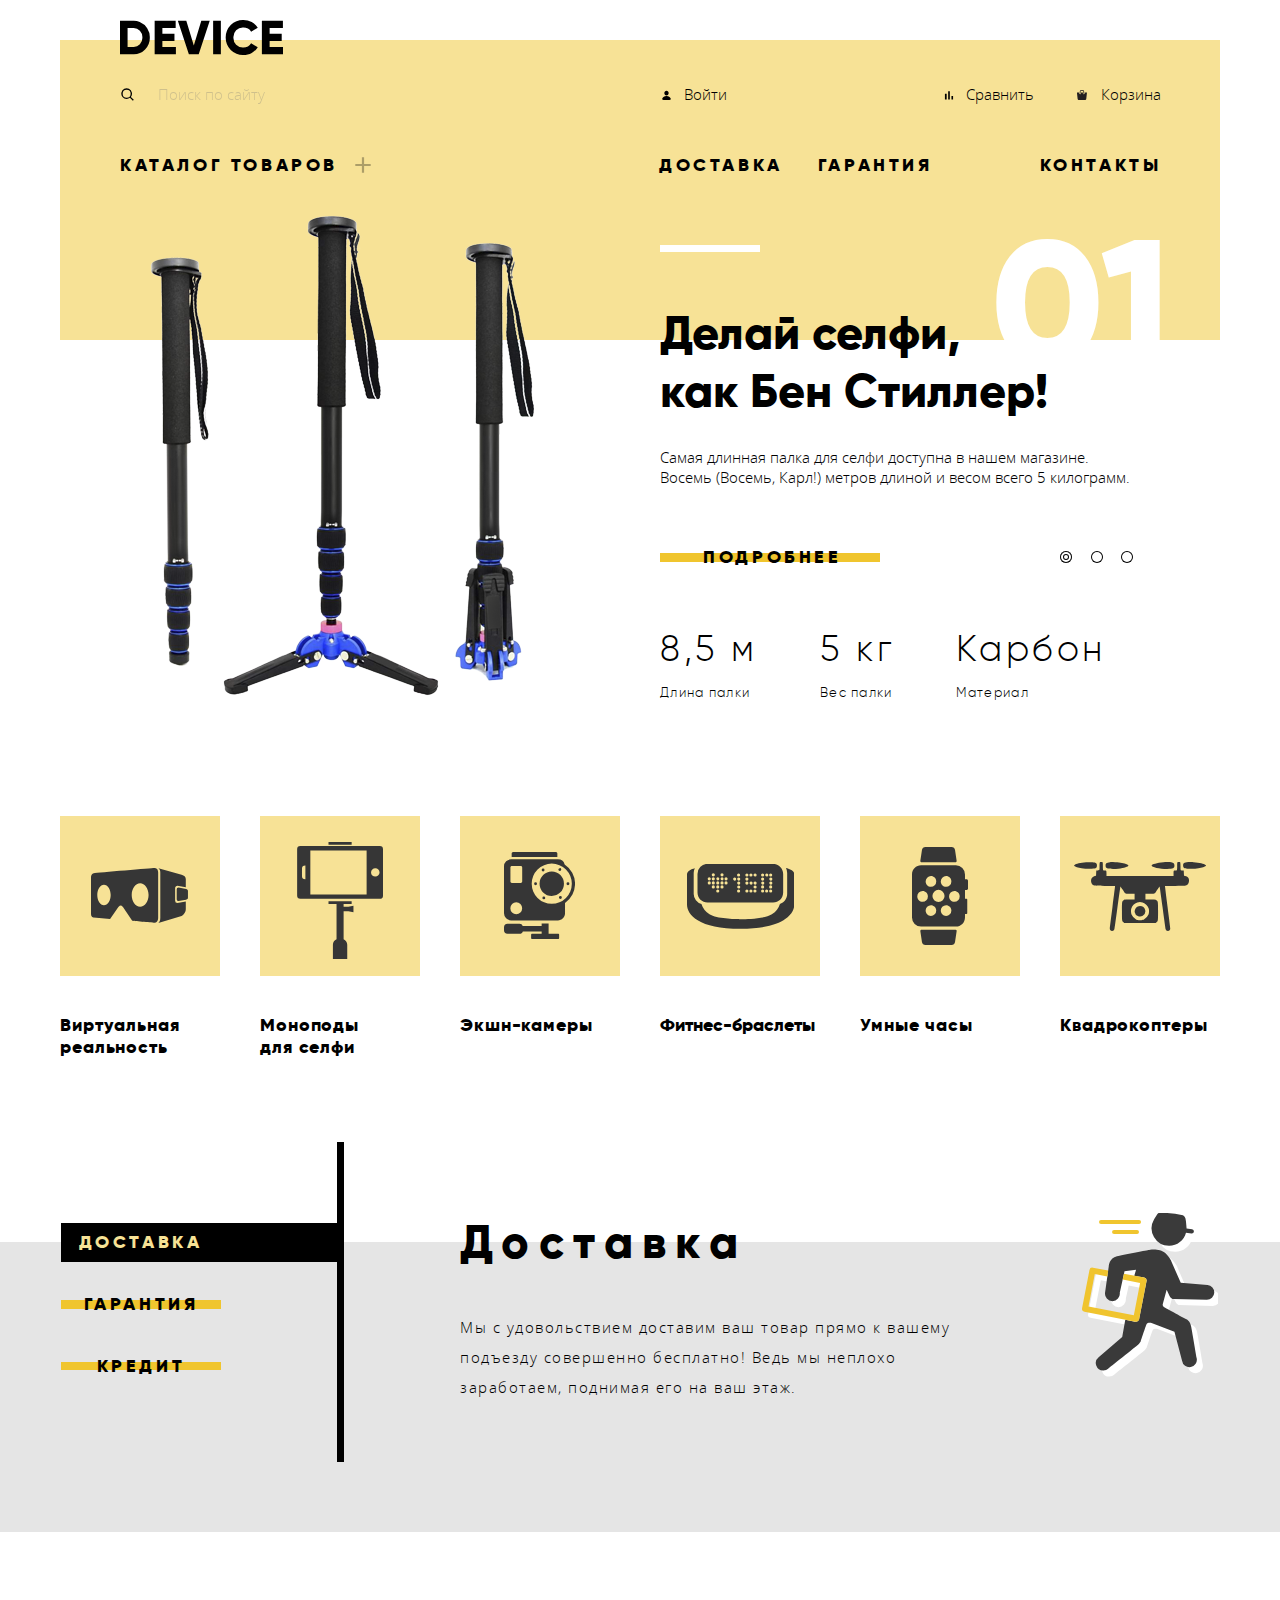
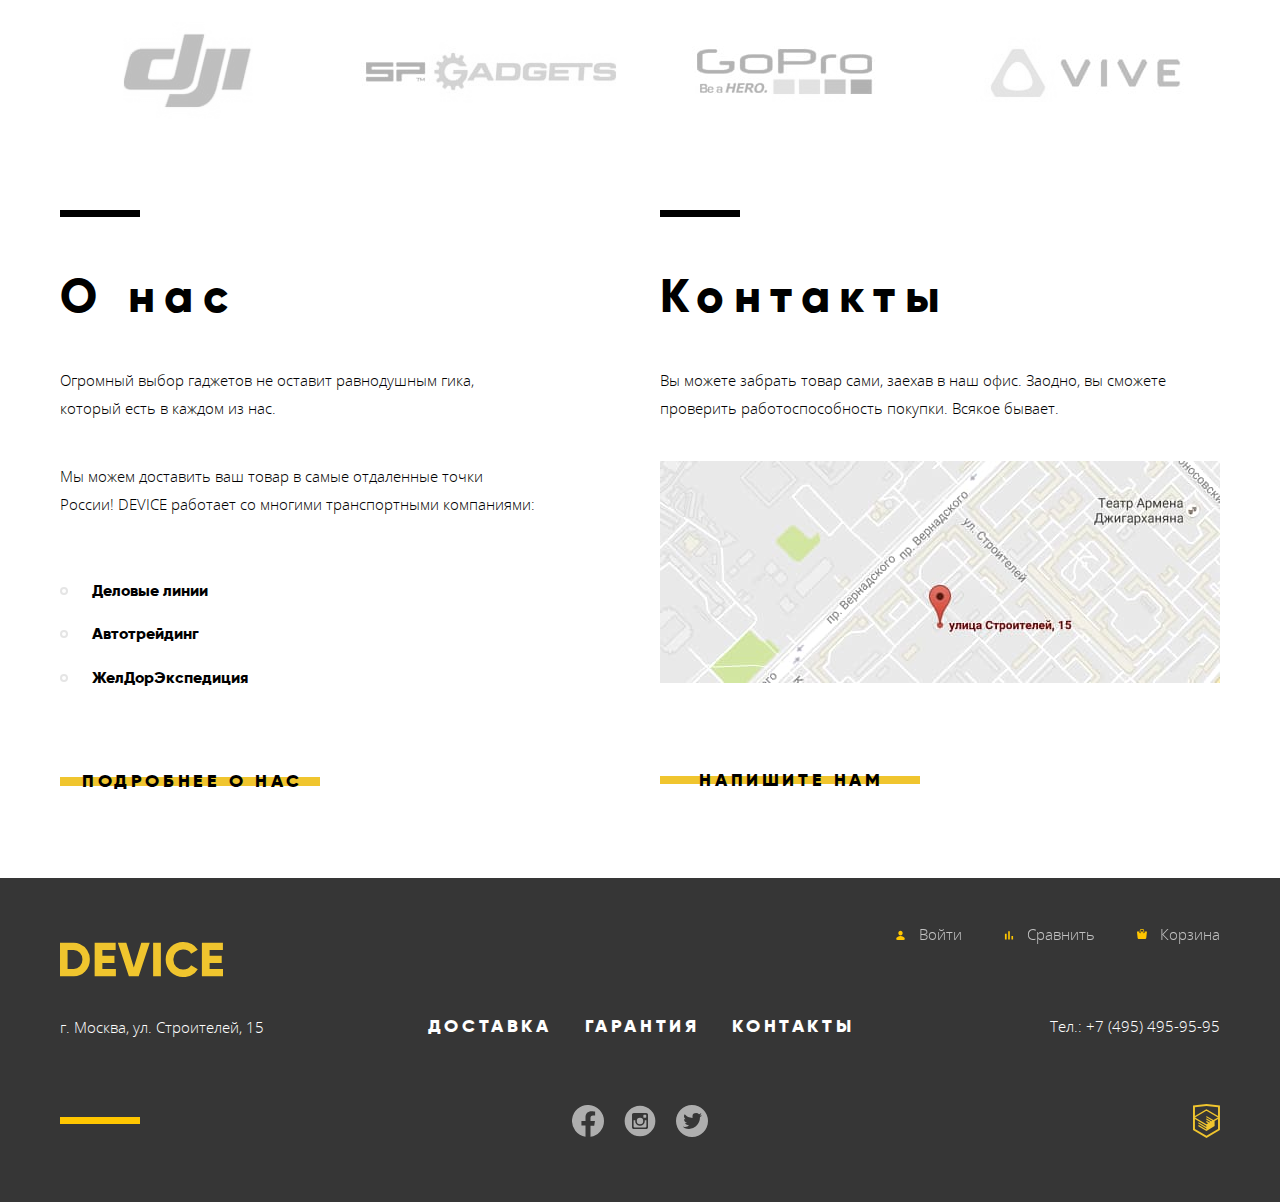
<file: index.html>
<!DOCTYPE html>
<html lang="ru">

<head>
  <meta charset="utf-8">
  <title>HTML Academy: Девайс</title>
  <link rel="stylesheet" href="css/normalize.css">
  <link rel="stylesheet" href="css/stylemin.css">
</head>

<body class="page__body">



  <!--  HEADER  -->
  <header class="main__header">
    <div class="container">
      <div class="main__logo">
        <a>
          <svg width="163" height="35" fill="none" xmlns="http://www.w3.org/2000/svg">
            <g clip-path="url(#clip0)">
              <path fill-rule="evenodd" clip-rule="evenodd"
                d="M-.15.7v33.6h13.53a15.72 15.72 0 0011.72-4.82 16.46 16.46 0 004.71-11.98A16.46 16.46 0 0019.75 1.88 15.72 15.72 0 0013.38.7H-.15zm7.73 26.21V8.09h5.8a8.65 8.65 0 016.5 2.57 9.4 9.4 0 012.5 6.84 9.4 9.4 0 01-2.5 6.84 8.64 8.64 0 01-6.5 2.57h-5.8zm34.8-5.95h12.08v-7.3H42.38V8.09h13.29V.7H34.65v33.6H55.9v-7.39H42.38v-5.95zM78.72 34.3L89.74.7H81.3l-7.5 24.72L66.3.7h-8.45l11.02 33.6h9.85zm14.4 0h7.74V.7h-7.73v33.6zm38.62-1.41a15.5 15.5 0 006.04-5.7l-6.67-3.83a7.48 7.48 0 01-3.16 3.02 9.87 9.87 0 01-4.67 1.1 9.6 9.6 0 01-7.17-2.73 9.91 9.91 0 01-2.69-7.25 9.93 9.93 0 012.69-7.25 9.6 9.6 0 017.17-2.74 9.9 9.9 0 014.64 1.08 7.59 7.59 0 013.2 3.05l6.66-3.84a15.87 15.87 0 00-6.09-5.69 17.42 17.42 0 00-8.4-2.08 17.12 17.12 0 00-17.6 17.47 17.12 17.12 0 0017.59 17.47c2.95.03 5.86-.69 8.46-2.08zm17.88-11.93h12.08v-7.3h-12.08V8.09h13.29V.7h-21.03v33.6h21.27v-7.39h-13.53v-5.95z"
                fill="#000" />
            </g>
            <defs>
              <clipPath id="clip0">
                <path fill="#fff" d="M0 0h163v35H0z" />
              </clipPath>
            </defs>
          </svg>
        </a>
      </div>
      <div class="header__wrapper">
        <nav class="navigation">
          <ul class="search__form">
            <li class="search__form__item">
              <form action="https://echo.htmlacademy.ru/" method="get">
                <label class="visually__hidden" for="search__form__input">Введите данные поиска по сайту</label>
                <input class="search__form__input" id="search__form__input" type="text" name="search" value="" placeholder="Поиск по сайту">
                <button class="search__form__button" type="submit">
                  Найти
                </button>
              </form>
            </li>
          </ul>

          <ul class="user__nav">
            <li class="user__nav__item">
              <a href="blank.html" class="user__nav__link">
                Войти
              </a>
            </li>
            <li class="user__nav__item">
              <a href="blank.html" class="user__nav__link">
                Сравнить
              </a>
            </li>
            <li class="user__nav__item">
              <a href="blank.html" class="user__nav__link">
                Корзина
              </a>
            </li>
          </ul>

          <ul class="main__nav">
            <li class="main__nav__item">
              <a href="blank.html" class="main__nav__link">
                Каталог&nbsp;товаров
              </a>

              <ul class="catalog__menu">
                <li class="catalog__menu__item">
                  <a href="blank.html" class="catalog__menu__link">
                    Виртуальная реальность
                  </a>
                </li>
                <li class="catalog__menu__item">
                  <a href="blank.html" class="catalog__menu__link">
                    Фитнес-браслеты
                  </a>
                </li>
                <li class="catalog__menu__item">
                  <a href="blank.html" class="catalog__menu__link">
                    Квадрокоптер
                  </a>
                </li>
                <li class="catalog__menu__item">
                  <a href="catalog.html" class="catalog__menu__link">
                    Моноподы для селфи
                  </a>
                </li>
                <li class="catalog__menu__item">
                  <a href="blank.html" class="catalog__menu__link">
                    Умные часы
                  </a>
                </li>
                <li class="catalog__menu__item">
                  <a href="blank.html" class="catalog__menu__link"></a>
                </li>
                <li class="catalog__menu__item">
                  <a href="blank.html" class="catalog__menu__link">
                    Экшн-камеры
                  </a>
                </li>
              </ul>

            </li>
            <li class="main__nav__item">
              <a href="blank.html" class="main__nav__link">
                Доставка
              </a>
            </li>
            <li class="main__nav__item">
              <a href="blank.html" class="main__nav__link">
                Гарантия
              </a>
            </li>
            <li class="main__nav__item">
              <a href="blank.html" class="main__nav__link">
                Контакты
              </a>
            </li>
          </ul>
        </nav>
      </div>
    </div>
  </header>



  <!--  MAIN  -->
  <main class="main__container">
    <h1 class="visually__hidden">
      Магазин гаджетов - Девайс
    </h1>



    <!--  GALLERY  -->
    <section class="gallery">
      <h2 class="visually__hidden">
        Галлерея популярных товаров, слайдер
      </h2>

      <div class="container gallery__wrapper">
        <ul class="gallery__slider">
          <li class="gallery__slider__item">
            <div class="gallery__slider__img">
              <a href="blank.html">
                <img src="img/slider-1.png" width="384" height="486"
                  alt="чёрная селфи-палка в разобранном и собранном состоянии">
              </a>
            </div>
            <div class="gallery__slider__content">
              <h3 class="gallery__slider__title" data-count="01">
                Делай селфи, как&nbsp;Бен&nbsp;Стиллер!
              </h3>
              <p class="gallery__slider__text">
                Самая длинная палка для селфи доступна в нашем магазине.
                Восемь&nbsp;(Восемь, Карл!) метров длиной и весом всего 5 килограмм.
              </p>
              <a class="gallery__slider__link button" href="blank.html">
                подробнее
              </a>
              <ul class="gallery__slider__list">
                <li class="gallery__slider__content__item">
                  <p class="gallery__slider__subtitle">
                    8,5 м
                  </p>
                  <p class="gallery__slider__desc">
                    Длина палки
                  </p>
                </li>
                <li class="gallery__slider__content__item">
                  <p class="gallery__slider__subtitle">
                    5 кг</p>
                  <p class="gallery__slider__desc">
                    Вес палки
                  </p>
                </li>
                <li class="gallery__slider__content__item">
                  <p class="gallery__slider__subtitle">
                    Карбон
                  </p>
                  <p class="gallery__slider__desc">
                    Материал
                  </p>
                </li>
              </ul>
            </div>
          </li>

          <li class="gallery__slider__item visually__hidden">
            <div class="gallery__slider__img gallery__slider__img_slide2">
              <a href="blank.html">
                <img src="img/slider-2.png" width="345" height="485" alt="фитнес-браслет с чёрным ремешком">
              </a>
            </div>
            <div class="gallery__slider__content">
              <h3 class="gallery__slider__title gallery__slider__title_slide2" data-count="02">Худеем<br>правильно!</h3>
              <p class="gallery__slider__text">
                Мотивирующие фитнес-браслеты помогут найти в себе силы
                не&nbsp;пропускать занятия и соблюдать диету.
              </p>
              <a class="gallery__slider__link button" href="blank.html">
                подробнее
              </a>
              <ul class="gallery__slider__list">
                <li class="gallery__slider__content__item">
                  <p class="gallery__slider__subtitle">
                    48 часов
                  </p>
                  <p class="gallery__slider__desc">
                    Без подзарядки
                  </p>
                </li>
              </ul>
            </div>
          </li>

          <li class="gallery__slider__item visually__hidden">
            <div class="gallery__slider__img gallery__slider__img_slide3">
              <a href="blank.html">
                <img src="img/slider-3.png" width="526" height="334" alt="белый квадрокоптер с лазером">
              </a>
            </div>
            <div class="gallery__slider__content">
              <h3 class="gallery__slider__title gallery__slider__title_slide3" data-count="03">
                Порхает как бабочка, жалит как пчела!
              </h3>
              <p class="gallery__slider__text">
                Этот обычный, на первый взгляд, квадрокоптер оснащен мощным&nbsp;лазером,
                замаскированным под стандартную камеру.
              </p>
              <a class="gallery__slider__link button" href="blank.html">
                подробнее
              </a>
              <ul class="gallery__slider__list">
                <li class="gallery__slider__content__item">
                  <p class="gallery__slider__subtitle">
                    800 м
                  </p>
                  <p class="gallery__slider__desc">
                    Дальность полета
                  </p>
                </li>
                <li class="gallery__slider__content__item">
                  <p class="gallery__slider__subtitle">
                    50 м
                  </p>
                  <p class="gallery__slider__desc">
                    Радиус поражения
                  </p>
                </li>
              </ul>
            </div>
          </li>
        </ul>

        <div class="gallery__slider__control">
          <button class="gallery__slider__control__button current" type="button" aria-label="первый слайд"></button>
          <button class="gallery__slider__control__button" type="button" aria-label="второй слайд"></button>
          <button class="gallery__slider__control__button" type="button" aria-label="третий слайд"></button>
        </div>
      </div>
    </section>



    <!--  POPULAR  -->
    <section class="popular">
      <h2 class="visually__hidden">
        Популярные категории товаров
      </h2>

      <div class="container">
        <ul class="popular__list">
          <li class="popular__item popular__item_1">
            <a href="blank.html" class="popular__link">
              Виртуальная реальность
            </a>
          </li>
          <li class="popular__item popular__item_2">
            <a href="catalog.html" class="popular__link">
              Моноподы для&nbsp;селфи
            </a>
          </li>
          <li class="popular__item popular__item_3">
            <a href="blank.html" class="popular__link">
              Экшн-камеры
            </a>
          </li>
          <li class="popular__item popular__item_4">
            <a href="blank.html" class="popular__link special">
              Фитнес-браслеты
            </a>
          </li>
          <li class="popular__item popular__item_5">
            <a href="blank.html" class="popular__link">
              Умные часы
            </a>
          </li>
          <li class="popular__item popular__item_6">
            <a href="blank.html" class="popular__link">
              Квадрокоптеры
            </a>
          </li>
        </ul>
      </div>
    </section>



    <!--  SERVICES  -->
    <section class="services">
      <h2 class="visually__hidden">
        Предоставляемые услуги
      </h2>

      <div class="container services__wrapper">
        <ul class="services__list__control">
          <li class="services__list__control__item">
            <a class="services__list__control__link button current" href="blank.html">
              Доставка
            </a>
          </li>
          <li class="services__list__control__item">
            <a class="services__list__control__link button" href="blank.html">
              Гарантия
            </a>
          </li>
          <li class="services__list__control__item">
            <a class="services__list__control__link button" href="blank.html">
              Кредит
            </a>
          </li>
        </ul>

        <ul class="services__list">
          <li class="services__item services__item_1">
            <h3 class="services__title">
              Доставка
            </h3>
            <p class="services__text">
              Мы с удовольствием доставим ваш товар прямо к вашему
              подъезду совершенно бесплатно! Ведь мы неплохо<br>
              заработаем, поднимая его на ваш этаж.
            </p>
          </li>
          <li class="services__item services__item_2 visually__hidden">
            <h3 class="services__title">
              Гарантия
            </h3>
            <p class="services__text">
              Если из-за возгорания купленного у нас товара у вас сгорит дом —
              не переживайте, мы выдадим вам новый.<br>
              Товар, не дом, конечно же.
            </p>
          </li>
          <li class="services__item services__item_3 visually__hidden">
            <h3 class="services__title">
              Кредит
            </h3>
            <p class="services__text">
              Залезть в долговую яму стало проще! Кредитные консультанты
              подберут для вас наиболее выгодные<br>
              условия кредита. Выгодные для нашего банка, разумеется.
            </p>
          </li>
        </ul>
      </div>
    </section>



    <!--  PARTNERS  -->
    <section class="partners">
      <h2 class="visually__hidden">
        Наши партнёры
      </h2>

      <div class="container">
        <ul class="partners__list">
          <li class="partners__item">
            <a href="blank.html" class="partners__link">
              <img class="partners__img" src="img/logo-1.jpg" width="260" height="100" alt="лого компании DJI">
            </a>
          </li>
          <li class="partners__item">
            <a href="blank.html" class="partners__link">
              <img class="partners__img" src="img/logo-2.jpg" width="260" height="100" alt="лого компании SP Gadgets">
            </a>
          </li>
          <li class="partners__item">
            <a href="blank.html" class="partners__link">
              <img class="partners__img" src="img/logo-3.jpg" width="260" height="100" alt="лого компании GO pro">
            </a>
          </li>
          <li class="partners__item">
            <a href="blank.html" class="partners__link">
              <img class="partners__img" src="img/logo-4.jpg" width="260" height="100" alt="лого компании vive">
            </a>
          </li>
        </ul>
      </div>
    </section>



    <!--  INFO  -->
    <section class="info">
      <h2 class="visually__hidden">
        Информация о нас
      </h2>

      <div class="container info__wrapper">



        <!--  ABOUT  -->
        <div class="about">
          <h3 class="about__title">
            О нас
          </h3>
          <p class="about__lead">
            Огромный выбор гаджетов не оставит равнодушным гика,<br>
            который есть в каждом из нас.
          </p>
          <p class="about__text">
            Мы можем доставить ваш товар в самые отдаленные точки<br>
            России! DEVICE работает со многими транспортными компаниями:
          </p>
          <ul class="about__list">
            <li class="about__item">
              Деловые линии
            </li>
            <li class="about__item">
              Автотрейдинг
            </li>
            <li class="about__item">
              ЖелДорЭкспедиция
            </li>
          </ul>
          <a href="blank.html" class="about__link button">
            подробнее о нас
          </a>
        </div>



        <!--  CONTACTS  -->
        <div class="contacts">
          <h3 class="contacts__title">
            Контакты
          </h3>
          <p class="contacts__text">
            Вы можете забрать товар сами, заехав в наш офис. Заодно, вы сможете
            проверить работоспособность покупки. Всякое бывает.
          </p>
          <a class="contacts__link__map"
            href="https://yandex.ru/maps/213/moscow/house/ulitsa_stroiteley_15/Z04YcwVpT0ADQFtvfXp5d3VrZA==/?ll=37.530235%2C55.687036&utm_source=main_stripe_big&z=17.1">
            <img class="contacts__img" src="img/map.jpg" width="560" height="222"
              alt="Наш офис расположен на улице Строителей, дом 15">
          </a>
          <a href="blank.html" class="contacts__link button" aria-label="открыть форму обратной связи">
            напишите нам
          </a>
        </div>

        <div class="contacts__popup">
          <form class="contacts__popup__form" action="https://echo.htmlacademy.ru/" method="post">
            <p class="contacts__popup__item">
              <label class="contacts__popup__name" for="popup__name">Ваше имя:</label>
              <input class="contacts__popup__name__input popup__input" id="popup__name" type="text"
                placeholder="Имя Фамилия">
            </p>
            <p class="contacts__popup__item">
              <label class="contacts__popup__email" for="popup__email">Ваш e-mail:</label>
              <input class="contacts__popup__email__input popup__input" id="popup__email" type="email"
                placeholder="email@example.com">
            </p>
            <p class="contacts__popup__item">
              <label class="contacts__popup__text" for="popup__text">Текст письма:</label>
              <textarea class="contacts__popup__text__textaarea popup__input" name="text" id="popup__text" cols="30"
                rows="10">В свободной форме</textarea>
            </p>
            <button class="contacts__popup__submit button" type="submit"
              aria-label="отправить заполненные данные">Отправить</button>
            <button class="contacts__popup__button" type="button" aria-label="закрыть форму"></button>
          </form>
        </div>

        <div class="contacts__map">
          <iframe class="contacts__map__iframe"
            src="https://yandex.ru/map-widget/v1/?um=constructor%3A13ebbdaa403be0ef5d5aa71d0df92845f3f086be91c4299020bdd617f59516ee&amp;source=constructor"
            width="960" height="559">
          </iframe>
          <button class="contacts__map__button" type="button" aria-label="закрыть карту"></button>
        </div>
      </div>
    </section>
  </main>



  <!--  FOOTER  -->
  <footer class="footer">
    <div class="container footer__wrapper">
      <div class="footer__address">
        <a class="footer__address__link__index">
          <svg width="163" height="35" fill="none" xmlns="http://www.w3.org/2000/svg">
            <g clip-path="url(#clip1)">
              <path fill-rule="evenodd" clip-rule="evenodd"
                d="M-.15.7v33.6h13.53a15.72 15.72 0 0011.72-4.82 16.46 16.46 0 004.71-11.98A16.46 16.46 0 0019.75 1.88 15.72 15.72 0 0013.38.7H-.15zm7.73 26.21V8.09h5.8a8.65 8.65 0 016.5 2.57 9.4 9.4 0 012.5 6.84 9.4 9.4 0 01-2.5 6.84 8.64 8.64 0 01-6.5 2.57h-5.8zm34.8-5.95h12.08v-7.3H42.38V8.09h13.29V.7H34.65v33.6H55.9v-7.39H42.38v-5.95zM78.72 34.3L89.74.7H81.3l-7.5 24.72L66.3.7h-8.45l11.02 33.6h9.85zm14.4 0h7.74V.7h-7.73v33.6zm38.62-1.41a15.5 15.5 0 006.04-5.7l-6.67-3.83a7.48 7.48 0 01-3.16 3.02 9.87 9.87 0 01-4.67 1.1 9.6 9.6 0 01-7.17-2.73 9.91 9.91 0 01-2.69-7.25 9.93 9.93 0 012.69-7.25 9.6 9.6 0 017.17-2.74 9.9 9.9 0 014.64 1.08 7.59 7.59 0 013.2 3.05l6.66-3.84a15.87 15.87 0 00-6.09-5.69 17.42 17.42 0 00-8.4-2.08 17.12 17.12 0 00-17.6 17.47 17.12 17.12 0 0017.59 17.47c2.95.03 5.86-.69 8.46-2.08zm17.88-11.93h12.08v-7.3h-12.08V8.09h13.29V.7h-21.03v33.6h21.27v-7.39h-13.53v-5.95z"
                fill="#F0C52E" />
            </g>
            <defs>
              <clipPath id="clip1">
                <path fill="#fff" d="M0 0h163v35H0z" />
              </clipPath>
            </defs>
          </svg>
        </a>
        <p class="footer__adress__text">
          г. Москва, ул. Строителей, 15
        </p>
      </div>



      <!--  FOOTER NAVIGATION  -->
      <div class="footer__nav">
        <ul class="footer__nav__list">
          <li class="footer__nav__item">
            <a href="blank.html" class="footer__nav__link">
              Доставка
            </a>
          </li>
          <li class="footer__nav__item">
            <a href="blank.html" class="footer__nav__link">
              Гарантия
            </a>
          </li>
          <li class="footer__nav__item">
            <a href="blank.html" class="footer__nav__link">
              Контакты
            </a>
          </li>
        </ul>

        <ul class="footer__social__list">
          <li class="footer__social__item">
            <a href="blank.html" class="footer__social__link" aria-label="facebook">
              <svg width="32" height="32" fill="none" xmlns="http://www.w3.org/2000/svg">
                <path
                  d="M32 16a16 16 0 10-18.5 15.8V20.62H9.44V16h4.06v-3.53c0-4 2.39-6.22 6.04-6.22 1.75 0 3.58.31 3.58.31v3.94h-2.01c-1.99 0-2.61 1.23-2.61 2.5v3h4.44l-.71 4.63H18.5V31.8A16 16 0 0032 16z"
                  fill="#fff" fill-opacity=".6" />
              </svg>
            </a>
          </li>
          <li class="footer__social__item">
            <a href="blank.html" class="footer__social__link" aria-label="instagram">
              <svg width="32" height="32" fill="none" xmlns="http://www.w3.org/2000/svg">
                <path
                  d="M20.8 16a4.8 4.8 0 11-9.52-.8H9.6v6.4c0 .44.36.8.8.8h11.2a.8.8 0 00.8-.8v-6.4h-1.68c.05.26.08.53.08.8zM16 19.2a3.2 3.2 0 100-6.4 3.2 3.2 0 000 6.4zm3.84-6.56h1.92a.48.48 0 00.48-.48v-1.92a.48.48 0 00-.48-.48h-1.92a.48.48 0 00-.48.48v1.92c0 .26.22.48.48.48zM16 .64a15.36 15.36 0 100 30.72A15.36 15.36 0 0016 .64zm8 21.58c0 .98-.8 1.78-1.78 1.78H9.78C8.8 24 8 23.2 8 22.22V9.78C8 8.8 8.8 8 9.78 8h12.44C23.2 8 24 8.8 24 9.78v12.44z"
                  fill="#fff" fill-opacity=".6" />
              </svg>
            </a>
          </li>
          <li class="footer__social__item">
            <a href="blank.html" class="footer__social__link" aria-label="twitter">
              <svg width="32" height="32" fill="none" xmlns="http://www.w3.org/2000/svg">
                <path
                  d="M16 32a15.7 15.7 0 01-6.22-1.27 16.02 16.02 0 01-5.1-3.4 16.02 16.02 0 01-3.41-5.11A15.7 15.7 0 010 16c0-2.17.42-4.24 1.27-6.22a16.02 16.02 0 013.4-5.1 16.02 16.02 0 015.11-3.41A15.7 15.7 0 0116 0c2.17 0 4.24.42 6.22 1.27 1.98.84 3.68 1.97 5.1 3.4a16.02 16.02 0 013.41 5.11A15.7 15.7 0 0132 16c0 2.17-.42 4.24-1.27 6.22a16.02 16.02 0 01-3.4 5.1 16.02 16.02 0 01-5.11 3.41A15.7 15.7 0 0116 32zm9.4-24c-.12.06-.3.18-.56.34l-.6.41-.58.31-.66.22A3.68 3.68 0 0020.16 8c-2.44 0-3.66 1.02-3.66 3.06v1.85c-3.35-.17-5.93-1.4-7.72-3.7A2.52 2.52 0 008 11c0 1.38.51 2.42 1.53 3.13-.12 0-.3 0-.53.03-.23.02-.41.02-.55 0A1.57 1.57 0 018 14c0 .96.26 1.76.77 2.4a3.53 3.53 0 002.1 1.23c-.2.25-.5.37-.87.37-.33 0-.63-.1-.88-.28 0 .81.4 1.44 1.18 1.89.78.45 1.66.68 2.64.7-.38.57-.92.99-1.64 1.27-.72.28-1.49.42-2.3.42-.3 0-.7-.07-1.2-.22l-.8-.22c.33.67 1.02 1.24 2.05 1.72 1.03.48 2.34.72 3.92.72a10.3 10.3 0 007-2.69A13.08 13.08 0 0024 12c0-.04.13-.13.38-.27.25-.13.54-.31.87-.54.33-.23.58-.47.75-.72-1.13 0-1.88.02-2.25.06.73-.44 1.28-1.28 1.66-2.53z"
                  fill="#fff" fill-opacity=".6" />
              </svg>
            </a>
          </li>
        </ul>

        <ul class="footer__user__list">
          <li class="footer__user__item">
            <a href="blank.html" class="footer__user__link">
              Войти
            </a>
          </li>
          <li class="footer__user__item">
            <a href="blank.html" class="footer__user__link">
              Сравнить
            </a>
          </li>
          <li class="footer__user__item">
            <a href="blank.html" class="footer__user__link">
              Корзина
            </a>
          </li>
        </ul>

        <div class="footer__contacts">
          <a class="footer__contacts__link" href="tel:+74954959595" aria-label="связаться с нами">Тел.: +7 (495)
            495-95-95</a>
          <a class="footer__contacts__logo" href="https://htmlacademy.ru/intensive/htmlcss" aria-label="htmlacademy">
            <svg width="27" height="34" fill="none" xmlns="http://www.w3.org/2000/svg">
              <path
                d="M13.62.02L13.47 0 0 1.4V26l13.47 8 13.43-7.97.05-.02V1.4L13.62 0zm11.4 12.07L13.49 5.33v-.1l-.08.05-.1-.06v.1L1.94 12.1V3.14l11.54-1.21 11.55 1.2v8.96zM13.4 6.78l11.52 6.7-4.48 2.63-7.09-4.21-.01 1.4 5.9 3.51-.86.5-5.03-2.98-.01 1.42L17.16 18l-.78.53-3.03-1.79-.01 1.41 1.85 1.1-1.8 1.07-11.36-6.73 11.38-6.82zM1.93 15.09l11.4 6.77.02 1.04-7.94-4.71-.02 1.4 7.98 4.8.02 1.06-7.97-4.72-.01 1.4 8.02 4.82.04.02 8.15-4.86-.02-5.16 3.42-2.03v10l-11.55 6.85L1.93 24.9V15.1z"
                fill="#F0C52E" />
            </svg>
          </a>
        </div>
      </div>
    </div>
  </footer>

  <script src="js/scriptmin.js"></script>
</body>

</html>
</file>
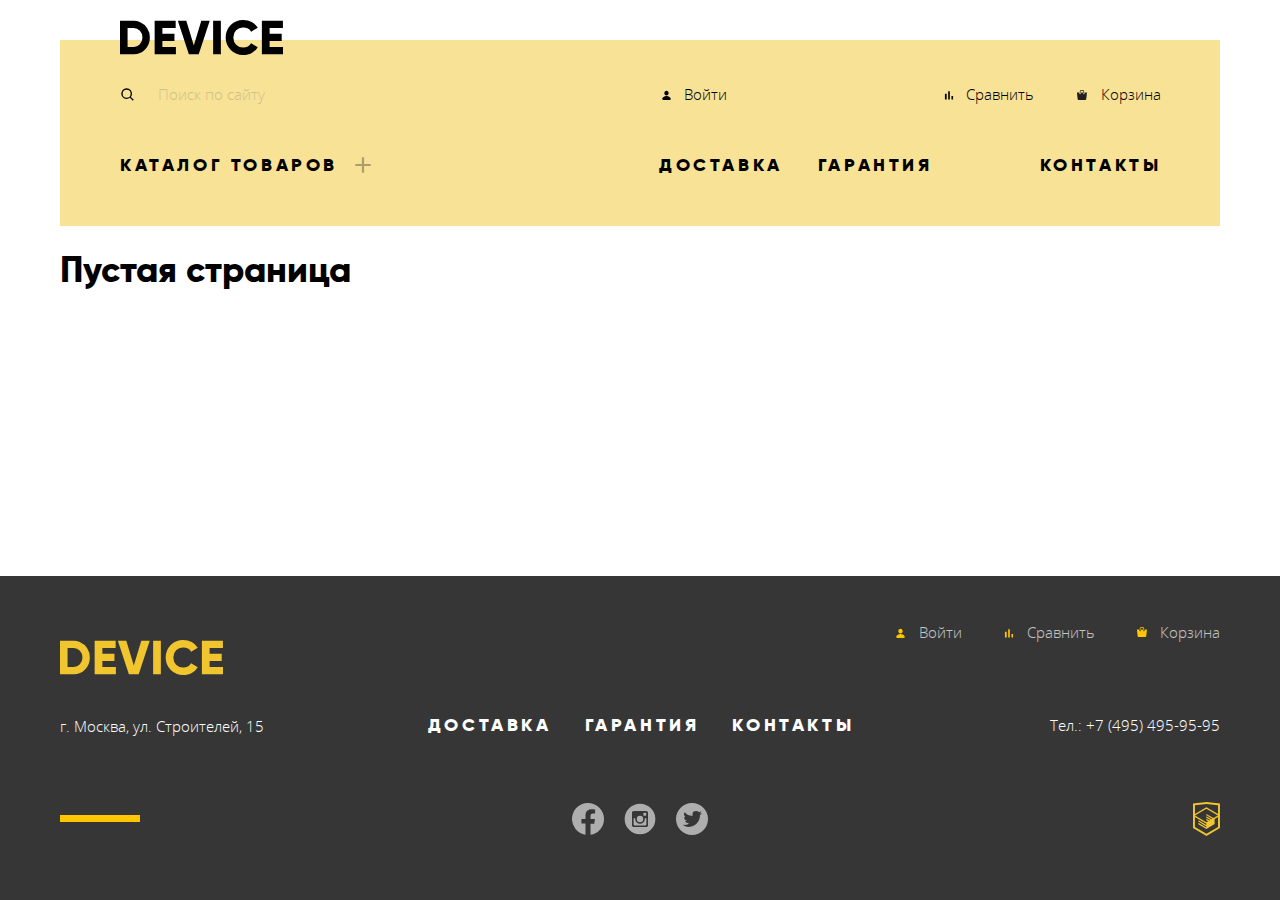
<file: blank.html>
<!DOCTYPE html>
<html lang="ru">

<head>
  <meta charset="utf-8">
  <title>HTML Academy: Девайс</title>
  <link rel="stylesheet" href="css/normalize.css">
  <link rel="stylesheet" href="css/stylemin.css">
</head>

<body class="page__body">



  <!--  HEADER  -->
  <header class="main__header">
    <div class="container">
      <div class="main__logo">
        <a class="main__logo__link" href="index.html">
          <svg width="163" height="35" fill="none" xmlns="http://www.w3.org/2000/svg">
            <g clip-path="url(#clip0)">
              <path fill-rule="evenodd" clip-rule="evenodd"
                d="M-.15.7v33.6h13.53a15.72 15.72 0 0011.72-4.82 16.46 16.46 0 004.71-11.98A16.46 16.46 0 0019.75 1.88 15.72 15.72 0 0013.38.7H-.15zm7.73 26.21V8.09h5.8a8.65 8.65 0 016.5 2.57 9.4 9.4 0 012.5 6.84 9.4 9.4 0 01-2.5 6.84 8.64 8.64 0 01-6.5 2.57h-5.8zm34.8-5.95h12.08v-7.3H42.38V8.09h13.29V.7H34.65v33.6H55.9v-7.39H42.38v-5.95zM78.72 34.3L89.74.7H81.3l-7.5 24.72L66.3.7h-8.45l11.02 33.6h9.85zm14.4 0h7.74V.7h-7.73v33.6zm38.62-1.41a15.5 15.5 0 006.04-5.7l-6.67-3.83a7.48 7.48 0 01-3.16 3.02 9.87 9.87 0 01-4.67 1.1 9.6 9.6 0 01-7.17-2.73 9.91 9.91 0 01-2.69-7.25 9.93 9.93 0 012.69-7.25 9.6 9.6 0 017.17-2.74 9.9 9.9 0 014.64 1.08 7.59 7.59 0 013.2 3.05l6.66-3.84a15.87 15.87 0 00-6.09-5.69 17.42 17.42 0 00-8.4-2.08 17.12 17.12 0 00-17.6 17.47 17.12 17.12 0 0017.59 17.47c2.95.03 5.86-.69 8.46-2.08zm17.88-11.93h12.08v-7.3h-12.08V8.09h13.29V.7h-21.03v33.6h21.27v-7.39h-13.53v-5.95z"
                fill="#000" />
            </g>
            <defs>
              <clipPath id="clip0">
                <path fill="#fff" d="M0 0h163v35H0z" />
              </clipPath>
            </defs>
          </svg>
        </a>
      </div>
      <div class="header__wrapper">
        <nav class="navigation">
          <ul class="search__form">
            <li class="search__form__item">
              <form action="https://echo.htmlacademy.ru/" method="get">
                <label class="visually__hidden" for="search__form__input">Введите данные поиска по сайту</label>
                <input class="search__form__input" id="search__form__input" type="text" name="search" value="" placeholder="Поиск по сайту">
                <button class="search__form__button" type="submit">
                  Найти
                </button>
              </form>
            </li>
          </ul>

          <ul class="user__nav">
            <li class="user__nav__item">
              <a href="blank.html" class="user__nav__link">
                Войти
              </a>
            </li>
            <li class="user__nav__item">
              <a href="blank.html" class="user__nav__link">
                Сравнить
              </a>
            </li>
            <li class="user__nav__item">
              <a href="blank.html" class="user__nav__link">
                Корзина
              </a>
            </li>
          </ul>

          <ul class="main__nav">
            <li class="main__nav__item">
              <a href="blank.html" class="main__nav__link">
                Каталог&nbsp;товаров
              </a>

              <ul class="catalog__menu">
                <li class="catalog__menu__item">
                  <a href="blank.html" class="catalog__menu__link">
                    Виртуальная реальность
                  </a>
                </li>
                <li class="catalog__menu__item">
                  <a href="blank.html" class="catalog__menu__link">
                    Фитнес-браслеты
                  </a>
                </li>
                <li class="catalog__menu__item">
                  <a href="blank.html" class="catalog__menu__link">
                    Квадрокоптер
                  </a>
                </li>
                <li class="catalog__menu__item">
                  <a href="catalog.html" class="catalog__menu__link">
                    Моноподы для селфи
                  </a>
                </li>
                <li class="catalog__menu__item">
                  <a href="blank.html" class="catalog__menu__link">
                    Умные часы
                  </a>
                </li>
                <li class="catalog__menu__item">
                  <a href="blank.html" class="catalog__menu__link"></a>
                </li>
                <li class="catalog__menu__item">
                  <a href="blank.html" class="catalog__menu__link">
                    Экшн-камеры
                  </a>
                </li>
              </ul>

            </li>
            <li class="main__nav__item">
              <a href="blank.html" class="main__nav__link">
                Доставка
              </a>
            </li>
            <li class="main__nav__item">
              <a href="blank.html" class="main__nav__link">
                Гарантия
              </a>
            </li>
            <li class="main__nav__item">
              <a href="blank.html" class="main__nav__link">
                Контакты
              </a>
            </li>
          </ul>
        </nav>
      </div>
    </div>
  </header>



  <!--  MAIN  -->
  <main class="container">
    <h1>
      Пустая страница
    </h1>

  </main>



  <!--  FOOTER  -->
  <footer class="footer">
    <div class="container footer__wrapper">
      <div class="footer__address">
        <a class="footer__address__link" href="index.html">
          <svg width="163" height="35" fill="none" xmlns="http://www.w3.org/2000/svg">
            <g clip-path="url(#clip1)">
              <path fill-rule="evenodd" clip-rule="evenodd"
                d="M-.15.7v33.6h13.53a15.72 15.72 0 0011.72-4.82 16.46 16.46 0 004.71-11.98A16.46 16.46 0 0019.75 1.88 15.72 15.72 0 0013.38.7H-.15zm7.73 26.21V8.09h5.8a8.65 8.65 0 016.5 2.57 9.4 9.4 0 012.5 6.84 9.4 9.4 0 01-2.5 6.84 8.64 8.64 0 01-6.5 2.57h-5.8zm34.8-5.95h12.08v-7.3H42.38V8.09h13.29V.7H34.65v33.6H55.9v-7.39H42.38v-5.95zM78.72 34.3L89.74.7H81.3l-7.5 24.72L66.3.7h-8.45l11.02 33.6h9.85zm14.4 0h7.74V.7h-7.73v33.6zm38.62-1.41a15.5 15.5 0 006.04-5.7l-6.67-3.83a7.48 7.48 0 01-3.16 3.02 9.87 9.87 0 01-4.67 1.1 9.6 9.6 0 01-7.17-2.73 9.91 9.91 0 01-2.69-7.25 9.93 9.93 0 012.69-7.25 9.6 9.6 0 017.17-2.74 9.9 9.9 0 014.64 1.08 7.59 7.59 0 013.2 3.05l6.66-3.84a15.87 15.87 0 00-6.09-5.69 17.42 17.42 0 00-8.4-2.08 17.12 17.12 0 00-17.6 17.47 17.12 17.12 0 0017.59 17.47c2.95.03 5.86-.69 8.46-2.08zm17.88-11.93h12.08v-7.3h-12.08V8.09h13.29V.7h-21.03v33.6h21.27v-7.39h-13.53v-5.95z"
                fill="#F0C52E" />
            </g>
            <defs>
              <clipPath id="clip1">
                <path fill="#fff" d="M0 0h163v35H0z" />
              </clipPath>
            </defs>
          </svg>
        </a>
        <p class="footer__adress__text">
          г. Москва, ул. Строителей, 15
        </p>
      </div>



      <!--  FOOTER NAVIGATION  -->
      <div class="footer__nav">
        <ul class="footer__nav__list">
          <li class="footer__nav__item">
            <a href="blank.html" class="footer__nav__link">
              Доставка
            </a>
          </li>
          <li class="footer__nav__item">
            <a href="blank.html" class="footer__nav__link">
              Гарантия
            </a>
          </li>
          <li class="footer__nav__item">
            <a href="blank.html" class="footer__nav__link">
              Контакты
            </a>
          </li>
        </ul>

        <ul class="footer__social__list">
          <li class="footer__social__item">
            <a href="blank.html" class="footer__social__link" aria-label="facebook">
              <svg width="32" height="32" fill="none" xmlns="http://www.w3.org/2000/svg">
                <path
                  d="M32 16a16 16 0 10-18.5 15.8V20.62H9.44V16h4.06v-3.53c0-4 2.39-6.22 6.04-6.22 1.75 0 3.58.31 3.58.31v3.94h-2.01c-1.99 0-2.61 1.23-2.61 2.5v3h4.44l-.71 4.63H18.5V31.8A16 16 0 0032 16z"
                  fill="#fff" fill-opacity=".6" />
              </svg>
            </a>
          </li>
          <li class="footer__social__item">
            <a href="blank.html" class="footer__social__link" aria-label="instagram">
              <svg width="32" height="32" fill="none" xmlns="http://www.w3.org/2000/svg">
                <path
                  d="M20.8 16a4.8 4.8 0 11-9.52-.8H9.6v6.4c0 .44.36.8.8.8h11.2a.8.8 0 00.8-.8v-6.4h-1.68c.05.26.08.53.08.8zM16 19.2a3.2 3.2 0 100-6.4 3.2 3.2 0 000 6.4zm3.84-6.56h1.92a.48.48 0 00.48-.48v-1.92a.48.48 0 00-.48-.48h-1.92a.48.48 0 00-.48.48v1.92c0 .26.22.48.48.48zM16 .64a15.36 15.36 0 100 30.72A15.36 15.36 0 0016 .64zm8 21.58c0 .98-.8 1.78-1.78 1.78H9.78C8.8 24 8 23.2 8 22.22V9.78C8 8.8 8.8 8 9.78 8h12.44C23.2 8 24 8.8 24 9.78v12.44z"
                  fill="#fff" fill-opacity=".6" />
              </svg>
            </a>
          </li>
          <li class="footer__social__item">
            <a href="blank.html" class="footer__social__link" aria-label="twitter">
              <svg width="32" height="32" fill="none" xmlns="http://www.w3.org/2000/svg">
                <path
                  d="M16 32a15.7 15.7 0 01-6.22-1.27 16.02 16.02 0 01-5.1-3.4 16.02 16.02 0 01-3.41-5.11A15.7 15.7 0 010 16c0-2.17.42-4.24 1.27-6.22a16.02 16.02 0 013.4-5.1 16.02 16.02 0 015.11-3.41A15.7 15.7 0 0116 0c2.17 0 4.24.42 6.22 1.27 1.98.84 3.68 1.97 5.1 3.4a16.02 16.02 0 013.41 5.11A15.7 15.7 0 0132 16c0 2.17-.42 4.24-1.27 6.22a16.02 16.02 0 01-3.4 5.1 16.02 16.02 0 01-5.11 3.41A15.7 15.7 0 0116 32zm9.4-24c-.12.06-.3.18-.56.34l-.6.41-.58.31-.66.22A3.68 3.68 0 0020.16 8c-2.44 0-3.66 1.02-3.66 3.06v1.85c-3.35-.17-5.93-1.4-7.72-3.7A2.52 2.52 0 008 11c0 1.38.51 2.42 1.53 3.13-.12 0-.3 0-.53.03-.23.02-.41.02-.55 0A1.57 1.57 0 018 14c0 .96.26 1.76.77 2.4a3.53 3.53 0 002.1 1.23c-.2.25-.5.37-.87.37-.33 0-.63-.1-.88-.28 0 .81.4 1.44 1.18 1.89.78.45 1.66.68 2.64.7-.38.57-.92.99-1.64 1.27-.72.28-1.49.42-2.3.42-.3 0-.7-.07-1.2-.22l-.8-.22c.33.67 1.02 1.24 2.05 1.72 1.03.48 2.34.72 3.92.72a10.3 10.3 0 007-2.69A13.08 13.08 0 0024 12c0-.04.13-.13.38-.27.25-.13.54-.31.87-.54.33-.23.58-.47.75-.72-1.13 0-1.88.02-2.25.06.73-.44 1.28-1.28 1.66-2.53z"
                  fill="#fff" fill-opacity=".6" />
              </svg>
            </a>
          </li>
        </ul>

        <ul class="footer__user__list">
          <li class="footer__user__item">
            <a href="blank.html" class="footer__user__link">
              Войти
            </a>
          </li>
          <li class="footer__user__item">
            <a href="blank.html" class="footer__user__link">
              Сравнить
            </a>
          </li>
          <li class="footer__user__item">
            <a href="blank.html" class="footer__user__link">
              Корзина
            </a>
          </li>
        </ul>

        <div class="footer__contacts">
          <a class="footer__contacts__link" href="tel:+74954959595" aria-label="связаться с нами">Тел.: +7 (495)
            495-95-95</a>
          <a class="footer__contacts__logo" href="https://htmlacademy.ru/intensive/htmlcss" aria-label="htmlacademy">
            <svg width="27" height="34" fill="none" xmlns="http://www.w3.org/2000/svg">
              <path
                d="M13.62.02L13.47 0 0 1.4V26l13.47 8 13.43-7.97.05-.02V1.4L13.62 0zm11.4 12.07L13.49 5.33v-.1l-.08.05-.1-.06v.1L1.94 12.1V3.14l11.54-1.21 11.55 1.2v8.96zM13.4 6.78l11.52 6.7-4.48 2.63-7.09-4.21-.01 1.4 5.9 3.51-.86.5-5.03-2.98-.01 1.42L17.16 18l-.78.53-3.03-1.79-.01 1.41 1.85 1.1-1.8 1.07-11.36-6.73 11.38-6.82zM1.93 15.09l11.4 6.77.02 1.04-7.94-4.71-.02 1.4 7.98 4.8.02 1.06-7.97-4.72-.01 1.4 8.02 4.82.04.02 8.15-4.86-.02-5.16 3.42-2.03v10l-11.55 6.85L1.93 24.9V15.1z"
                fill="#F0C52E" />
            </svg>
          </a>
        </div>
      </div>
    </div>
  </footer>
</body>
</file>
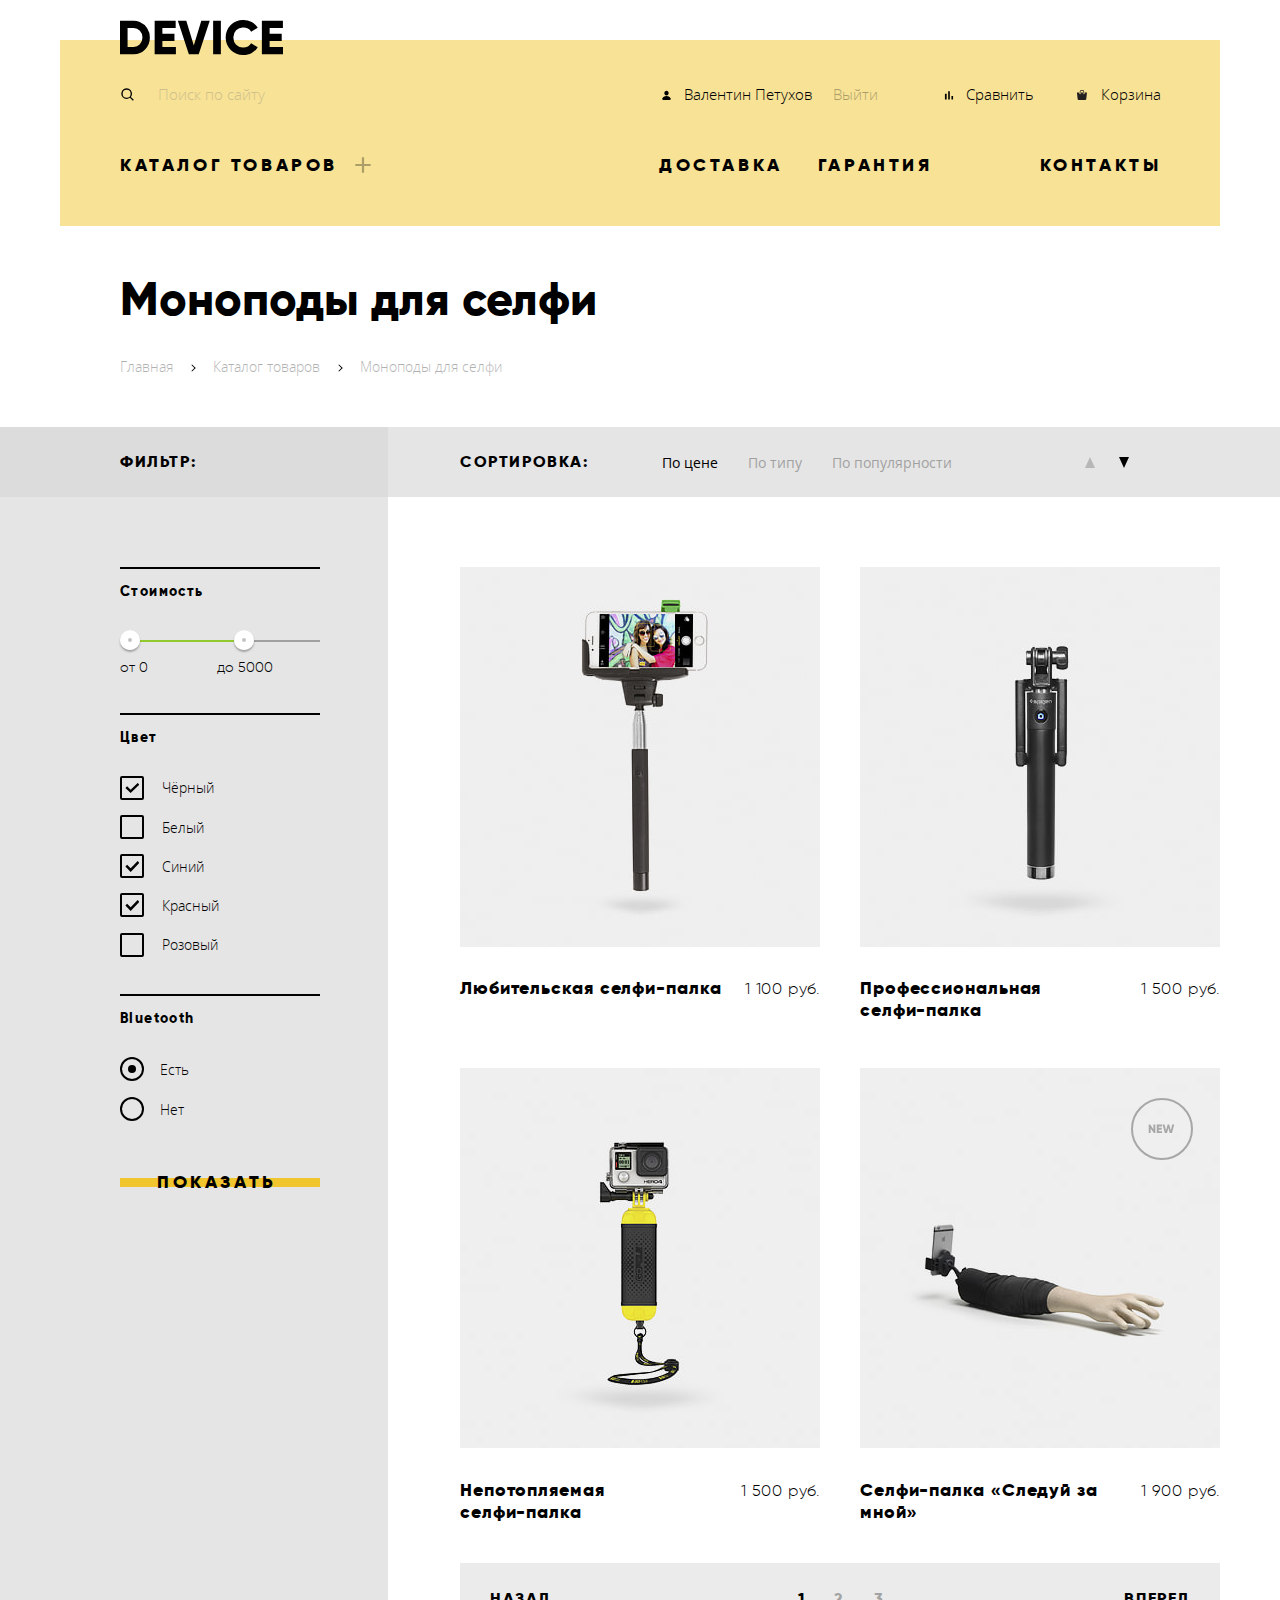
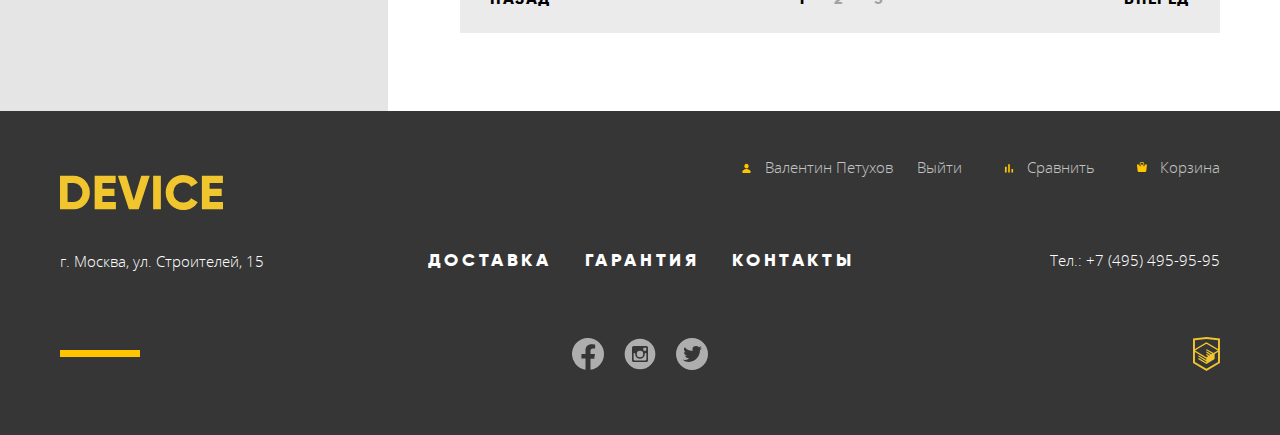
<file: catalog.html>
<!DOCTYPE html>
<html lang="ru">

<head>
  <meta charset="utf-8">
  <title>HTML Academy: Девайс</title>
  <link rel="stylesheet" href="css/normalize.css">
  <link rel="stylesheet" href="css/stylemin.css">
</head>

<body class="page__body">



  <!--  HEADER  -->
  <header class="main__header header__catalog">
    <div class="container">
      <div class="main__logo">
        <a class="main__logo__link" href="index.html" aria-label="вернуться на главную страницу">
          <svg width="163" height="35" fill="none" xmlns="http://www.w3.org/2000/svg">
            <g clip-path="url(#clip0)">
              <path fill-rule="evenodd" clip-rule="evenodd"
                d="M-.15.7v33.6h13.53a15.72 15.72 0 0011.72-4.82 16.46 16.46 0 004.71-11.98A16.46 16.46 0 0019.75 1.88 15.72 15.72 0 0013.38.7H-.15zm7.73 26.21V8.09h5.8a8.65 8.65 0 016.5 2.57 9.4 9.4 0 012.5 6.84 9.4 9.4 0 01-2.5 6.84 8.64 8.64 0 01-6.5 2.57h-5.8zm34.8-5.95h12.08v-7.3H42.38V8.09h13.29V.7H34.65v33.6H55.9v-7.39H42.38v-5.95zM78.72 34.3L89.74.7H81.3l-7.5 24.72L66.3.7h-8.45l11.02 33.6h9.85zm14.4 0h7.74V.7h-7.73v33.6zm38.62-1.41a15.5 15.5 0 006.04-5.7l-6.67-3.83a7.48 7.48 0 01-3.16 3.02 9.87 9.87 0 01-4.67 1.1 9.6 9.6 0 01-7.17-2.73 9.91 9.91 0 01-2.69-7.25 9.93 9.93 0 012.69-7.25 9.6 9.6 0 017.17-2.74 9.9 9.9 0 014.64 1.08 7.59 7.59 0 013.2 3.05l6.66-3.84a15.87 15.87 0 00-6.09-5.69 17.42 17.42 0 00-8.4-2.08 17.12 17.12 0 00-17.6 17.47 17.12 17.12 0 0017.59 17.47c2.95.03 5.86-.69 8.46-2.08zm17.88-11.93h12.08v-7.3h-12.08V8.09h13.29V.7h-21.03v33.6h21.27v-7.39h-13.53v-5.95z"
                fill="#000" />
            </g>
            <defs>
              <clipPath id="clip0">
                <path fill="#fff" d="M0 0h163v35H0z" />
              </clipPath>
            </defs>
          </svg>
        </a>
      </div>
      <div class="header__wrapper">
        <nav class="navigation">
          <ul class="search__form">
            <li class="search__form__item">
              <form action="https://echo.htmlacademy.ru/" method="get">
                <label class="visually__hidden" for="search__form__input">Введите данные поиска по сайту</label>
                <input class="search__form__input" id="search__form__input" type="text" name="search" value="" placeholder="Поиск по сайту">
                <button class="search__form__button" type="submit">
                  Найти
                </button>
              </form>
            </li>
          </ul>

          <ul class="user__nav">
            <li class="user__nav__item">
              <a href="blank.html" class="user__nav__link user__nav__link__name">
                Валентин Петухов
              </a>
              <a href="blank.html" class="user__nav__link user__nav__link__logout">
                Выйти
              </a>
            </li>
            <li class="user__nav__item">
              <a href="blank.html" class="user__nav__link">
                Сравнить
              </a>
            </li>
            <li class="user__nav__item">
              <a href="blank.html" class="user__nav__link">
                Корзина
              </a>
            </li>
          </ul>

          <ul class="main__nav">
            <li class="main__nav__item">
              <a href="blank.html" class="main__nav__link">
                Каталог&nbsp;товаров
              </a>

              <ul class="catalog__menu">
                <li class="catalog__menu__item">
                  <a href="blank.html" class="catalog__menu__link">
                    Виртуальная реальность
                  </a>
                </li>
                <li class="catalog__menu__item">
                  <a href="blank.html" class="catalog__menu__link">
                    Фитнес-браслеты
                  </a>
                </li>
                <li class="catalog__menu__item">
                  <a href="blank.html" class="catalog__menu__link">
                    Квадрокоптер
                  </a>
                </li>
                <li class="catalog__menu__item">
                  <a href="catalog.html" class="catalog__menu__link">
                    Моноподы для селфи
                  </a>
                </li>
                <li class="catalog__menu__item">
                  <a href="blank.html" class="catalog__menu__link">
                    Умные часы
                  </a>
                </li>
                <li class="catalog__menu__item">
                  <a href="blank.html" class="catalog__menu__link"></a>
                </li>
                <li class="catalog__menu__item">
                  <a href="blank.html" class="catalog__menu__link">
                    Экшн-камеры
                  </a>
                </li>
              </ul>

            </li>
            <li class="main__nav__item">
              <a href="blank.html" class="main__nav__link">
                Доставка
              </a>
            </li>
            <li class="main__nav__item">
              <a href="blank.html" class="main__nav__link">
                Гарантия
              </a>
            </li>
            <li class="main__nav__item">
              <a href="blank.html" class="main__nav__link">
                Контакты
              </a>
            </li>
          </ul>
        </nav>
      </div>
    </div>
  </header>



  <!--  MAIN  -->
  <main class="main">
    <div class="container breadcrumbs__wrapper">
      <h1 class="main__title">
        Моноподы для селфи
      </h1>

      <ul class="breadcrumbs__list">
        <li class="breadcrumbs__item">
          <a href="index.html" class="breadcrumbs__link">
            Главная
          </a>
        </li>
        <li class="breadcrumbs__item">
          <a href="blank.html" class="breadcrumbs__link">
            Каталог товаров
          </a>
        </li>
        <li class="breadcrumbs__item">
          <a class="breadcrumbs__link current">
            Моноподы для селфи
          </a>
        </li>
      </ul>
    </div>



    <!--  SORT  -->
    <section class="sort">
      <div class="container">
        <h2 class="visually__hidden">Сортировка товаров</h2>
        <div class="sort__wrapper">
          <p class="sort__title">сортировка:</p>
          <ul class="sort__list">
            <li class="sort__item">
              <a class="sort__link current" href="blank.html">По цене</a>
            </li>
            <li class="sort__item">
              <a class="sort__link" href="blank.html">По типу</a>
            </li>
            <li class="sort__item">
              <a class="sort__link" href="blank.html">По популярности</a>
            </li>
            <li class="sort__item sort__link__up">
              <a class="sort__link" href="blank.html" aria-label="по возрастанию"></a>
            </li>
            <li class="sort__item sort__link__down current">
              <a class="sort__link" href="blank.html" aria-label="по убыванию"></a>
            </li>
          </ul>
        </div>
      </div>
    </section>

    <div class="wrapper">
      <div class="container content__wrapper">
        <section class="filter">

          <h2 class="visually__hidden">Фильтр товаров</h2>

          <p class="filter__heading">
            фильтр:
          </p>
          <form class="filter__form" action="https://echo.htmlacademy.ru/" method="get">
            <fieldset class="filter__range">
              <legend class="filter__range__title filter__title">Стоимость</legend>
              <span class="visually__hidden">Отсортировать по стоимости</span>
              <div class="range__controls">
                <div class="scale">
                  <div class="bar" style="width: 114px; left: 0px;"></div>
                </div>
                <div class="toggle toggle__min" tabindex="0" style="left: 0px;"></div>
                <div class="toggle toggle__max" tabindex="0" style="left: 114px;"></div>
              </div>
              <div class="price__controls">
                <label class="min__price">
                  от<input class="price__input" id="price__min" type="text" name="min__price" value="0">
                </label>
                <label class="max__price">
                  до<input class="price__input" id="price__max" type="text" name="max__price" value="5000">
                </label>
              </div>
            </fieldset>

            <fieldset class="filter__color">
              <legend class="filter__color__title filter__title">Цвет</legend>
              <span class="visually__hidden">Выбрать цвет селфи-палки</span>
              <label class="filter__color__label">
                <input class="visually__hidden filter__color__input" type="checkbox" name="black" checked>
                <span class="filter__color__desc">Чёрный</span>
              </label>
              <label class="filter__color__label">
                <input class="visually__hidden filter__color__input" type="checkbox" name="white">
                <span class="filter__color__desc">Белый</span>
              </label>
              <label class="filter__color__label">
                <input class="visually__hidden filter__color__input" type="checkbox" name="blue" checked>
                <span class="filter__color__desc">Синий</span>
              </label>
              <label class="filter__color__label">
                <input class="visually__hidden filter__color__input" type="checkbox" name="red" checked>
                <span class="filter__color__desc">Красный</span>
              </label>
              <label class="filter__color__label">
                <input class="visually__hidden filter__color__input" type="checkbox" name="pink">
                <span class="filter__color__desc">Розовый</span>
              </label>
            </fieldset>

            <fieldset class="filter__features">
              <legend class="filter__features__title filter__title">Bluetooth</legend>
              <span class="visually__hidden">Выбрать наличие Bluetooth у селфи-палки</span>
              <label class="filter__features__label">
                <input class="visually__hidden filter__features__input" name="Bluetooth" value="есть" type="radio"
                  checked>
                <span class="filter__features__desc">Есть</span>
              </label>
              <label class="filter__features__label">
                <input class="visually__hidden filter__features__input" name="Bluetooth" value="нет" type="radio">
                <span class="filter__features__desc">Нет</span>
              </label>
            </fieldset>
            <button class="filter__features__button button" type="submit"
              aria-label="Показать отсортированные товары">Показать</button>
          </form>

        </section>

        <section class="goods">

          <h2 class="visually__hidden">Товары</h2>

          <ul class="goods__list">
            <li class="goods__item">
              <div class="goods__inner">
                <img class="goods__img" src="img/item-1.jpg" width="360" height="380"
                  alt="чёрная селфи-палка с закреплённым на ней смартфоном">
                <div class="goods__desc">
                  <h3 class="goods__title">Любительская селфи-палка</h3>
                  <p class="goods__price">1 100 руб.</p>
                </div>
                <div class="goods__popup">
                  <a class="goods__popup__button button" href="blank.html">В корзину</a>
                  <a class="goods__popup__link" href="blank.html">Добавить к сравнению</a>
                </div>
              </div>
            </li>

            <li class="goods__item">
              <div class="goods__inner">
                <img class="goods__img" src="img/item-2.jpg" width="360" height="380"
                  alt="чёрная селфи-палка в сложенном состоянии">
                <div class="goods__desc">
                  <h3 class="goods__title">Профессиональная<br>селфи-палка</h3>
                  <p class="goods__price">1 500 руб.</p>
                </div>
                <div class="goods__popup">
                  <a class="goods__popup__button button" href="blank.html">В корзину</a>
                  <a class="goods__popup__link" href="blank.html">Добавить к сравнению</a>
                </div>
              </div>
            </li>

            <li class="goods__item">
              <div class="goods__inner">
                <img class="goods__img" src="img/item-3.jpg" width="360" height="380"
                  alt="жёлтая селфи-палка c камерой GO pro">
                <div class="goods__desc">
                  <h3 class="goods__title">Непотопляемая<br>селфи-палка</h3>
                  <p class="goods__price">1 500 руб.</p>
                </div>
                <div class="goods__popup">
                  <a class="goods__popup__button button" href="blank.html">В корзину</a>
                  <a class="goods__popup__link" href="blank.html">Добавить к сравнению</a>
                </div>
              </div>
            </li>

            <li class="goods__item">
              <span class="visually__hidden">Новый товар</span>
              <span class="goods__new"></span>
              <div class="goods__inner">
                <img class="goods__img" src="img/item-4.jpg" width="360" height="380"
                  alt="селфи-палка в виде руки от манекена с iphone 6">
                <div class="goods__desc">
                  <h3 class="goods__title">Селфи-палка «Следуй за мной»</h3>
                  <p class="goods__price">1 900 руб.</p>
                </div>
                <div class="goods__popup">
                  <a class="goods__popup__button button" href="blank.html">В корзину</a>
                  <a class="goods__popup__link" href="blank.html">Добавить к сравнению</a>
                </div>
              </div>
            </li>
          </ul>

          <ul class="goods__pagination__list">
            <li class="goods__pagination__item">
              <a class="goods__back" href="blank.html" aria-label="предыдущая страница">назад</a>
            </li>
            <li class="goods__pagination__item">
              <ul class="goods__pagination__inner__list">
                <li class="goods__pagination__inner__item">
                  <a class="goods__pagination__link current" href="blank.html" aria-label="первая страница">1</a>
                </li>
                <li class="goods__pagination__inner__item">
                  <a class="goods__pagination__link" href="blank.html" aria-label="вторая страница">2</a>
                </li>
                <li class="goods__pagination__inner__item">
                  <a class="goods__pagination__link" href="blank.html" aria-label="третья страница">3</a>
                </li>
              </ul>
            </li>
            <li class="goods__pagination__item">
              <a class="goods__next" href="blank.html" aria-label="следующая страница">вперед</a>
            </li>
          </ul>

        </section>
      </div>
    </div>

  </main>



  <!--  FOOTER  -->
  <footer class="footer">
    <div class="container footer__wrapper">
      <div class="footer__address">
        <a class="footer__address__link" href="index.html" aria-label="вернуться на главную страницу">
          <svg width="163" height="35" fill="none" xmlns="http://www.w3.org/2000/svg">
            <g clip-path="url(#clip1)">
              <path fill-rule="evenodd" clip-rule="evenodd"
                d="M-.15.7v33.6h13.53a15.72 15.72 0 0011.72-4.82 16.46 16.46 0 004.71-11.98A16.46 16.46 0 0019.75 1.88 15.72 15.72 0 0013.38.7H-.15zm7.73 26.21V8.09h5.8a8.65 8.65 0 016.5 2.57 9.4 9.4 0 012.5 6.84 9.4 9.4 0 01-2.5 6.84 8.64 8.64 0 01-6.5 2.57h-5.8zm34.8-5.95h12.08v-7.3H42.38V8.09h13.29V.7H34.65v33.6H55.9v-7.39H42.38v-5.95zM78.72 34.3L89.74.7H81.3l-7.5 24.72L66.3.7h-8.45l11.02 33.6h9.85zm14.4 0h7.74V.7h-7.73v33.6zm38.62-1.41a15.5 15.5 0 006.04-5.7l-6.67-3.83a7.48 7.48 0 01-3.16 3.02 9.87 9.87 0 01-4.67 1.1 9.6 9.6 0 01-7.17-2.73 9.91 9.91 0 01-2.69-7.25 9.93 9.93 0 012.69-7.25 9.6 9.6 0 017.17-2.74 9.9 9.9 0 014.64 1.08 7.59 7.59 0 013.2 3.05l6.66-3.84a15.87 15.87 0 00-6.09-5.69 17.42 17.42 0 00-8.4-2.08 17.12 17.12 0 00-17.6 17.47 17.12 17.12 0 0017.59 17.47c2.95.03 5.86-.69 8.46-2.08zm17.88-11.93h12.08v-7.3h-12.08V8.09h13.29V.7h-21.03v33.6h21.27v-7.39h-13.53v-5.95z"
                fill="#F0C52E" />
            </g>
            <defs>
              <clipPath id="clip1">
                <path fill="#fff" d="M0 0h163v35H0z" />
              </clipPath>
            </defs>
          </svg>
        </a>
        <p class="footer__adress__text">
          г. Москва, ул. Строителей, 15
        </p>
      </div>



      <!--  FOOTER NAVIGATION  -->
      <div class="footer__nav">
        <ul class="footer__nav__list">
          <li class="footer__nav__item">
            <a href="blank.html" class="footer__nav__link">
              Доставка
            </a>
          </li>
          <li class="footer__nav__item">
            <a href="blank.html" class="footer__nav__link">
              Гарантия
            </a>
          </li>
          <li class="footer__nav__item">
            <a href="blank.html" class="footer__nav__link">
              Контакты
            </a>
          </li>
        </ul>

        <ul class="footer__social__list">
          <li class="footer__social__item">
            <a href="blank.html" class="footer__social__link" aria-label="facebook">
              <svg width="32" height="32" fill="none" xmlns="http://www.w3.org/2000/svg">
                <path
                  d="M32 16a16 16 0 10-18.5 15.8V20.62H9.44V16h4.06v-3.53c0-4 2.39-6.22 6.04-6.22 1.75 0 3.58.31 3.58.31v3.94h-2.01c-1.99 0-2.61 1.23-2.61 2.5v3h4.44l-.71 4.63H18.5V31.8A16 16 0 0032 16z"
                  fill="#fff" fill-opacity=".6" />
              </svg>
            </a>
          </li>
          <li class="footer__social__item">
            <a href="blank.html" class="footer__social__link" aria-label="instagram">
              <svg width="32" height="32" fill="none" xmlns="http://www.w3.org/2000/svg">
                <path
                  d="M20.8 16a4.8 4.8 0 11-9.52-.8H9.6v6.4c0 .44.36.8.8.8h11.2a.8.8 0 00.8-.8v-6.4h-1.68c.05.26.08.53.08.8zM16 19.2a3.2 3.2 0 100-6.4 3.2 3.2 0 000 6.4zm3.84-6.56h1.92a.48.48 0 00.48-.48v-1.92a.48.48 0 00-.48-.48h-1.92a.48.48 0 00-.48.48v1.92c0 .26.22.48.48.48zM16 .64a15.36 15.36 0 100 30.72A15.36 15.36 0 0016 .64zm8 21.58c0 .98-.8 1.78-1.78 1.78H9.78C8.8 24 8 23.2 8 22.22V9.78C8 8.8 8.8 8 9.78 8h12.44C23.2 8 24 8.8 24 9.78v12.44z"
                  fill="#fff" fill-opacity=".6" />
              </svg>
            </a>
          </li>
          <li class="footer__social__item">
            <a href="blank.html" class="footer__social__link" aria-label="twitter">
              <svg width="32" height="32" fill="none" xmlns="http://www.w3.org/2000/svg">
                <path
                  d="M16 32a15.7 15.7 0 01-6.22-1.27 16.02 16.02 0 01-5.1-3.4 16.02 16.02 0 01-3.41-5.11A15.7 15.7 0 010 16c0-2.17.42-4.24 1.27-6.22a16.02 16.02 0 013.4-5.1 16.02 16.02 0 015.11-3.41A15.7 15.7 0 0116 0c2.17 0 4.24.42 6.22 1.27 1.98.84 3.68 1.97 5.1 3.4a16.02 16.02 0 013.41 5.11A15.7 15.7 0 0132 16c0 2.17-.42 4.24-1.27 6.22a16.02 16.02 0 01-3.4 5.1 16.02 16.02 0 01-5.11 3.41A15.7 15.7 0 0116 32zm9.4-24c-.12.06-.3.18-.56.34l-.6.41-.58.31-.66.22A3.68 3.68 0 0020.16 8c-2.44 0-3.66 1.02-3.66 3.06v1.85c-3.35-.17-5.93-1.4-7.72-3.7A2.52 2.52 0 008 11c0 1.38.51 2.42 1.53 3.13-.12 0-.3 0-.53.03-.23.02-.41.02-.55 0A1.57 1.57 0 018 14c0 .96.26 1.76.77 2.4a3.53 3.53 0 002.1 1.23c-.2.25-.5.37-.87.37-.33 0-.63-.1-.88-.28 0 .81.4 1.44 1.18 1.89.78.45 1.66.68 2.64.7-.38.57-.92.99-1.64 1.27-.72.28-1.49.42-2.3.42-.3 0-.7-.07-1.2-.22l-.8-.22c.33.67 1.02 1.24 2.05 1.72 1.03.48 2.34.72 3.92.72a10.3 10.3 0 007-2.69A13.08 13.08 0 0024 12c0-.04.13-.13.38-.27.25-.13.54-.31.87-.54.33-.23.58-.47.75-.72-1.13 0-1.88.02-2.25.06.73-.44 1.28-1.28 1.66-2.53z"
                  fill="#fff" fill-opacity=".6" />
              </svg>
            </a>
          </li>
        </ul>

        <ul class="footer__user__list">
          <li class="footer__user__item">
            <a href="blank.html" class="footer__user__link">
              Валентин Петухов
            </a>
            <a href="blank.html" class="footer__user__link footer__user__link__logout">
              Выйти
            </a>
          </li>
          <li class="footer__user__item">
            <a href="blank.html" class="footer__user__link">
              Сравнить
            </a>
          </li>
          <li class="footer__user__item">
            <a href="blank.html" class="footer__user__link">
              Корзина
            </a>
          </li>
        </ul>

        <div class="footer__contacts">
          <a class="footer__contacts__link" href="tel:+74954959595" aria-label="связаться с нами">Тел.: +7 (495)
            495-95-95</a>
          <a class="footer__contacts__logo" href="https://htmlacademy.ru/intensive/htmlcss" aria-label="htmlacademy">
            <svg width="27" height="34" fill="none" xmlns="http://www.w3.org/2000/svg">
              <path
                d="M13.62.02L13.47 0 0 1.4V26l13.47 8 13.43-7.97.05-.02V1.4L13.62 0zm11.4 12.07L13.49 5.33v-.1l-.08.05-.1-.06v.1L1.94 12.1V3.14l11.54-1.21 11.55 1.2v8.96zM13.4 6.78l11.52 6.7-4.48 2.63-7.09-4.21-.01 1.4 5.9 3.51-.86.5-5.03-2.98-.01 1.42L17.16 18l-.78.53-3.03-1.79-.01 1.41 1.85 1.1-1.8 1.07-11.36-6.73 11.38-6.82zM1.93 15.09l11.4 6.77.02 1.04-7.94-4.71-.02 1.4 7.98 4.8.02 1.06-7.97-4.72-.01 1.4 8.02 4.82.04.02 8.15-4.86-.02-5.16 3.42-2.03v10l-11.55 6.85L1.93 24.9V15.1z"
                fill="#F0C52E" />
            </svg>
          </a>
        </div>
      </div>
    </div>
  </footer>

</body>

</html>
</file>
<file: css/stylemin.css>
@-webkit-keyframes show{0%{opacity:0;-webkit-transform:translateY(-800px);transform:translateY(-800px)}to{opacity:1;-webkit-transform:translateY(0);transform:translateY(0)}}@keyframes show{0%{opacity:0;-webkit-transform:translateY(-800px);transform:translateY(-800px)}to{opacity:1;-webkit-transform:translateY(0);transform:translateY(0)}}@-webkit-keyframes hide{0%{opacity:1;-webkit-transform:translateY(0);transform:translateY(0)}to{opacity:0;-webkit-transform:translateY(-800px);transform:translateY(-800px)}}@keyframes hide{0%{opacity:1;-webkit-transform:translateY(0);transform:translateY(0)}to{opacity:0;-webkit-transform:translateY(-800px);transform:translateY(-800px)}}@-webkit-keyframes wrong{20%{background-color:var(--special-pink-light);-webkit-transform:translateX(-10px);transform:translateX(-10px)}40%,80%{-webkit-transform:translateX(10px);transform:translateX(10px)}60%,to{-webkit-transform:translateX(-10px);transform:translateX(-10px)}}@keyframes wrong{20%{background-color:var(--special-pink-light);-webkit-transform:translateX(-10px);transform:translateX(-10px)}40%,80%{-webkit-transform:translateX(10px);transform:translateX(10px)}60%,to{-webkit-transform:translateX(-10px);transform:translateX(-10px)}}@font-face{font-weight:800;font-style:normal;font-family:"Gilroy";src:url(../fonts/gilroyextrabold.woff2) format("woff2"),url(../fonts/gilroyextrabold.woff) format("woff");font-display:swap}@font-face{font-weight:300;font-style:normal;font-family:"Gilroy";src:url(../fonts/gilroylight.woff2) format("woff2"),url(../fonts/gilroylight.woff) format("woff");font-display:swap}@font-face{font-weight:300;font-style:normal;font-family:"OpenSans";src:url(../fonts/opensanslight.woff2) format("woff2"),url(../fonts/opensanslight.woff) format("woff");font-display:swap}@font-face{font-weight:400;font-style:normal;font-family:"OpenSans";src:url(../fonts/opensans.woff2) format("woff2"),url(../fonts/opensans.woff) format("woff");font-display:swap}:root{--basic-black: #000000;--basic-dark: #363636;--basic-grey-light: #E5E5E5;--basic-white: #FFFFFF;--black-03-op: rgba(0, 0, 0, 0.3);--special-green: #91C92F;--special-grey: #EAEAEA;--special-grey-dark: #DCDCDC;--special-grey-light: #F2F2F2;--special-grey-pagination: #EBEBEB;--special-grey-pagination-next-back: #D9D9D9;--special-grey-toggle: #C4C4C4;--special-pink-light: #F6DADA;--special-yellow: #F7E296;--special-yellow-dark: #F0C52E;--special-yellow-darker: #FFC600;--white-03-op: rgba(255, 255, 255, 0.3)}.page__body{display:-ms-grid;display:grid;-ms-grid-rows:-webkit-min-content 1fr -webkit-min-content;-ms-grid-rows:min-content 1fr min-content;grid-template-rows:-webkit-min-content 1fr -webkit-min-content;grid-template-rows:min-content 1fr min-content;margin:0;padding:0;min-width:1200px;min-height:100vh;background-color:var(--basic-white);color:var(--basic-black);font-weight:800;font-size:18px;font-family:"Gilroy",Arial,sans-serif}img{max-width:100%}a{text-decoration:none}*,::after,::before{-webkit-box-sizing:border-box;box-sizing:border-box}.visually__hidden{position:absolute;overflow:hidden;clip:rect(0 0 0 0);margin:-1px;padding:0;width:1px;height:1px;border:0;white-space:nowrap;-webkit-clip-path:inset(100%);clip-path:inset(100%)}.container{margin:0 auto;padding:0 20px;width:1200px}.header__wrapper{min-height:186px;width:1160px;background-color:var(--special-yellow)}.main__logo{position:relative;z-index:2;margin-top:20px;margin-bottom:-15px;margin-left:60px;width:163px;height:35px}.main__logo__link:hover{opacity:.6}.main__logo__link:active{opacity:.3}.search__form__item{position:relative;width:440px}.search__form__item::before{position:absolute;top:4px;left:1px;width:16px;height:16px;background-image:url(../img/icon-search.svg);background-repeat:no-repeat;content:""}.search__form__input{padding-right:120px;padding-bottom:14px;padding-left:38px;width:440px;outline:0;border:0;border-bottom:2px solid transparent;background-color:transparent;font-weight:300;font-size:15px;font-family:"OpenSans",Arial,Helvetica,sans-serif;opacity:.3}.search__form__input:hover{opacity:.6}.search__form__input:focus{border-bottom:2px solid var(--basic-black);opacity:1}.search__form__button{position:absolute;top:-14.76px;right:0;width:84px;height:50px;border:2px solid var(--basic-black);border-bottom:none;background-color:transparent;text-transform:uppercase;opacity:0;cursor:pointer}.search__form__button:focus,.search__form__button:hover{background-color:var(--basic-black);color:var(--basic-white);opacity:1}.search__form__button:active{background-color:var(--basic-black);color:var(--white-03-op);opacity:1}.search__form__input:focus+.search__form__button{opacity:1}.navigation{position:relative;display:-webkit-box;display:-ms-flexbox;display:flex;-ms-flex-wrap:wrap;flex-wrap:wrap;padding-top:44px;padding-right:60px;padding-left:60px}.search__form,.user__nav{margin:0;padding:0;width:540px;list-style:none}.user__nav{display:-ms-grid;display:grid;-ms-grid-columns:1fr 42px 93px 42px 83px;grid-template-columns:1fr 93px 83px;-ms-grid-rows:-webkit-min-content;-ms-grid-rows:min-content;grid-template-rows:-webkit-min-content;grid-template-rows:min-content;-webkit-box-align:center;-ms-flex-align:center;align-items:center;margin:0 0 52px;width:500px;font-weight:300;font-size:15px;font-family:"OpenSans",Arial,Helvetica,sans-serif;-webkit-column-gap:42px;-moz-column-gap:42px;column-gap:42px}.user__nav>:nth-child(1){-ms-grid-row:1;-ms-grid-column:1}.user__nav>:nth-child(2){-ms-grid-row:1;-ms-grid-column:3}.user__nav>:nth-child(3){-ms-grid-row:1;-ms-grid-column:5}.user__nav__item{position:relative;padding-top:2px;padding-left:24px}.user__nav__item:nth-child(1)::before,.user__nav__item:nth-child(2)::before,.user__nav__item:nth-child(3)::before{position:absolute;top:50%;left:0;width:13px;height:14px;background-image:url(../img/login.svg);content:"";-webkit-transform:translateY(-40%);-ms-transform:translateY(-40%);transform:translateY(-40%)}.user__nav__item:nth-child(2)::before,.user__nav__item:nth-child(3)::before{width:14px;background-image:url(../img/compare.svg)}.user__nav__item:nth-child(3)::before{width:10px;height:10px;background-image:url(../img/cart.svg)}.user__nav__link{color:inherit}.user__nav__link:hover{opacity:.6}.user__nav__link__name{margin-right:17px}.user__nav__link:active,.user__nav__link__logout{opacity:.3}.main__nav{display:-webkit-box;display:-ms-flexbox;display:flex;margin:0 0 40px;padding:0;width:1040px;list-style:none;text-transform:uppercase;letter-spacing:.2em}.main__nav__link{color:inherit}.main__nav__link:hover{opacity:.6}.main__nav__link:active{opacity:.3}.main__nav__item:first-child{position:relative;margin-right:283px}.main__nav__item:first-child .main__nav__link{padding-right:38px}.main__nav__item:first-child::after{position:absolute;top:-1px;right:2px;width:22px;height:22px;background-image:url(../img/icon-plus.svg);content:"";cursor:pointer}.main__nav__item:nth-child(2){margin-right:35px}.main__nav__item:nth-child(3){margin-right:107px}.catalog__menu{position:absolute;top:20px;left:-60px;z-index:3;display:none;-ms-grid-columns:-webkit-max-content 63px -webkit-max-content 63px -webkit-max-content;-ms-grid-columns:max-content 63px max-content 63px max-content;grid-template-columns:-webkit-max-content -webkit-max-content -webkit-max-content;grid-template-columns:max-content max-content max-content;-ms-grid-rows:auto;grid-template-rows:auto;-ms-flex-wrap:wrap;flex-wrap:wrap;margin:0;padding:32px 570px 42px 60px;width:1160px;background-color:var(--special-yellow);list-style:none;text-transform:none;letter-spacing:normal;font-weight:300;font-size:15px;font-family:"OpenSans",Arial,Helvetica,sans-serif;-webkit-column-gap:63px;-moz-column-gap:63px;column-gap:63px;row-gap:20px}.catalog__menu>:nth-child(1){-ms-grid-row:1;-ms-grid-column:1}.catalog__menu>:nth-child(2){-ms-grid-row:1;-ms-grid-column:3}.catalog__menu>:nth-child(3){-ms-grid-row:1;-ms-grid-column:5}.catalog__menu.current,.catalog__menu:hover,.main__nav__item:hover .catalog__menu{display:-ms-grid;display:grid}.catalog__menu__link{color:inherit}.catalog__menu__link:hover{opacity:.6}.catalog__menu__link:active,.popular__item:active::before{opacity:.3}.main__container{margin-bottom:77px}.gallery{margin-bottom:78.5px}.gallery__slider{margin:0;padding:0 60px;min-height:491px;background-image:-o-linear-gradient(top,var(--special-yellow) 114px,var(--basic-white) 114px);background-image:linear-gradient(180deg,var(--special-yellow) 114px,var(--basic-white) 114px);list-style:none}.gallery__slider__item{display:-ms-grid;display:grid;-ms-grid-columns:1fr 1fr;grid-template-columns:1fr 1fr}.gallery__slider__img{position:relative;top:-14px;left:30px}.gallery__slider__img_slide2{top:11px;left:56px}.gallery__slider__img_slide3{top:67px;left:-27px}.gallery__slider__content{padding-top:78px;padding-left:20px}.gallery__slider__title{position:relative;z-index:2;margin:0 0 27px;font-size:47px;line-height:58px}.gallery__slider__title::before{position:absolute;top:-59px;left:0;width:100px;height:7px;background-color:var(--basic-white);content:""}.gallery__slider__title::after{position:absolute;top:-29px;right:-12px;z-index:-1;color:var(--basic-white);content:attr(data-count);font-size:179px}.gallery__slider__title_slide2::after,.gallery__slider__title_slide3::after{top:-29px;right:-6px}.gallery__slider__text{margin:0 0 51px;font-weight:300;font-size:15px;font-family:"OpenSans",Arial,Helvetica,sans-serif;line-height:20px}.button{display:inline-block;padding-top:9px;padding-bottom:9px;width:220px;border:0;background-color:transparent;background-image:-webkit-gradient(linear,left bottom,left top,from(transparent),color-stop(39%,transparent),color-stop(39%,var(--special-yellow-dark)),color-stop(61%,var(--special-yellow-dark)),color-stop(61%,transparent),to(transparent));background-image:-o-linear-gradient(bottom,transparent 0%,transparent 39%,var(--special-yellow-dark) 39%,var(--special-yellow-dark) 61%,transparent 61%,transparent 100%);background-image:linear-gradient(0deg,transparent 0%,transparent 39%,var(--special-yellow-dark) 39%,var(--special-yellow-dark) 61%,transparent 61%,transparent 100%);color:inherit;vertical-align:top;text-align:center;text-transform:uppercase;letter-spacing:.2em;font-weight:800;font-size:18px;font-family:"Gilroy",Arial,sans-serif}.button:hover{background-image:-webkit-gradient(linear,left bottom,left top,from(var(--special-yellow-dark)),to(var(--special-yellow-dark)));background-image:-o-linear-gradient(bottom,var(--special-yellow-dark) 0%,var(--special-yellow-dark) 100%);background-image:linear-gradient(0deg,var(--special-yellow-dark) 0%,var(--special-yellow-dark) 100%)}.button:active{background-color:var(--special-yellow-dark);color:var(--black-03-op)}.gallery__slider__link{margin-bottom:52px;padding-left:5px}.gallery__slider__list{display:-ms-grid;display:grid;-ms-grid-columns:-webkit-max-content 62px -webkit-max-content 62px -webkit-max-content;-ms-grid-columns:max-content 62px max-content 62px max-content;grid-template-columns:-webkit-max-content -webkit-max-content -webkit-max-content;grid-template-columns:max-content max-content max-content;-ms-grid-rows:auto;grid-template-rows:auto;margin:0;padding:0;-webkit-column-gap:62px;-moz-column-gap:62px;column-gap:62px}.gallery__slider__list>:nth-child(1){-ms-grid-row:1;-ms-grid-column:1}.gallery__slider__list>:nth-child(2){-ms-grid-row:1;-ms-grid-column:3}.gallery__slider__list>:nth-child(3){-ms-grid-row:1;-ms-grid-column:5}.gallery__slider__content__item{display:-webkit-box;display:-ms-flexbox;display:flex;-webkit-box-orient:vertical;-webkit-box-direction:normal;-ms-flex-direction:column;flex-direction:column;margin:0}.gallery__slider__desc,.gallery__slider__subtitle{margin:0 0 16px;letter-spacing:.1em;font-weight:300;font-size:36px}.gallery__slider__desc{margin:0;font-size:13px}.gallery__wrapper{position:relative}.gallery__slider__control{top:-171px;left:1000px;position:relative;-webkit-user-select:none;-moz-user-select:none;-ms-user-select:none;user-select:none;width:90px}.gallery__slider__control__button{width:12px;height:12px;border:0;border-radius:50%;background-color:var(--basic-white);-webkit-box-shadow:inset 0 0 0 1px var(--basic-black);box-shadow:inset 0 0 0 1px var(--basic-black);cursor:pointer}.gallery__slider__control__button:not(:last-child){margin-right:13.5px}.gallery__slider__control__button.current{-webkit-box-shadow:inset 0 0 0 1px var(--basic-black),inset 0 0 0 3px var(--basic-white),inset 0 0 0 4px var(--basic-black);box-shadow:inset 0 0 0 1px var(--basic-black),inset 0 0 0 3px var(--basic-white),inset 0 0 0 4px var(--basic-black);cursor:default}.popular{margin-bottom:53px}.popular__list{display:-ms-grid;display:grid;-ms-grid-columns:160px 40px 160px 40px 160px 40px 160px 40px 160px 40px 160px;grid-template-columns:repeat(6,160px);margin:0;padding:0;list-style:none;-webkit-column-gap:40px;-moz-column-gap:40px;column-gap:40px}.popular__item{position:relative;background-image:-o-linear-gradient(top,var(--special-yellow) 0%,var(--special-yellow) 160px,var(--basic-white) 160px);background-image:linear-gradient(180deg,var(--special-yellow) 0%,var(--special-yellow) 160px,var(--basic-white) 160px)}.popular__item:hover{background-image:-o-linear-gradient(top,var(--special-yellow-dark) 0%,var(--special-yellow-dark) 160px,var(--basic-white) 160px);background-image:linear-gradient(180deg,var(--special-yellow-dark) 0%,var(--special-yellow-dark) 160px,var(--basic-white) 160px)}.popular__item::before{position:absolute;background-repeat:no-repeat;content:""}.popular__item_1::before{top:52px;left:31px;width:97px;height:55px;background-image:url(../img/popular-1.svg)}.popular__item_2::before{top:26px;left:37px;width:86px;height:117px;background-image:url(../img/popular-2.svg)}.popular__item_3::before{top:36px;left:44px;width:71px;height:87px;background-image:url(../img/popular-3.svg)}.popular__item_4::before{top:48px;left:27px;width:107px;height:65px;background-image:url(../img/popular-4.svg)}.popular__item_5::before{top:31px;left:52px;width:56px;height:98px;background-image:url(../img/popular-5.svg)}.popular__item_6::before{top:46px;left:14px;width:132px;height:69px;background-image:url(../img/popular-6.svg)}.popular__link{position:relative;z-index:3;display:block;padding-top:198px;width:160px;height:260px;color:inherit;letter-spacing:.05em;line-height:22px}.popular__link:active{opacity:.3}.popular__link.special{letter-spacing:normal}.services{margin-bottom:90px;min-height:403px;background-image:-o-linear-gradient(top,var(--basic-white) 0%,var(--basic-white) 113px,var(--basic-grey-light) 113px);background-image:linear-gradient(180deg,var(--basic-white) 0%,var(--basic-white) 113px,var(--basic-grey-light) 113px)}.services__wrapper{display:-ms-grid;display:grid;-ms-grid-columns:360px 40px 760px;grid-template-columns:360px 760px;-webkit-column-gap:40px;-moz-column-gap:40px;column-gap:40px}.services__list__control{margin:0;padding:94px 0 0 1px;list-style:none}.services__list__control__link{margin-bottom:23px;width:160px}.services__list__control__link.current,.services__list__control__link:active{padding-right:117px;width:276px;background-color:var(--basic-black);background-image:none;color:var(--special-yellow);cursor:default}.services__list{margin:0;padding:0;list-style:none}.services__item{position:relative}.services__item::before{position:absolute;top:14px;left:-123px;width:7px;height:320px;background-color:var(--basic-black);content:""}.services__item_1::before{top:13px}.services__item::after{position:absolute;content:""}.services__item_1::after{top:84px;right:2px;width:136px;height:164px;background-image:url(../img/delivery.svg)}.services__item_2::after{top:67px;right:-16px;width:171px;height:195px;background-image:url(../img/warranty.svg)}.services__item_3::after{top:62px;right:8px;width:156px;height:188px;background-image:url(../img/credit.svg)}.services__title{margin:0 0 42.5px;padding-top:86px;letter-spacing:.2em;font-size:47px}.services__text{width:570px;margin:0 0 40px;letter-spacing:.1em;font-weight:300;font-size:15px;font-family:"OpenSans",Arial,Helvetica,sans-serif;line-height:30px}.partners{margin-bottom:90px}.partners__list{display:-ms-grid;display:grid;-ms-grid-columns:260px 40px 260px 40px 260px 40px 260px;grid-template-columns:repeat(4,260px);margin:0;padding:0;list-style:none;-webkit-column-gap:40px;-moz-column-gap:40px;column-gap:40px}.partners__link{opacity:.3;-webkit-filter:grayscale(100%);filter:grayscale(100%)}.partners__link:hover{opacity:1;-webkit-filter:grayscale(0);filter:grayscale(0)}.info{padding-top:52px}.info__wrapper{display:-ms-grid;display:grid;-ms-grid-columns:500px 100px 560px;grid-template-columns:500px 560px;-webkit-column-gap:100px;-moz-column-gap:100px;column-gap:100px}.about__title{position:relative;margin:0 0 43px;letter-spacing:.2em;font-size:47px}.about__title::before,.contacts__title::before{position:absolute;top:-58.5px;left:0;width:80px;height:7px;background-color:var(--basic-black);content:""}.about__lead,.about__text{margin:0}.about__lead,.about__text,.contacts__text{font-weight:300;font-size:15px;font-family:"OpenSans",Arial,Helvetica,sans-serif;line-height:28px}.about__lead{margin-bottom:40px}.about__text{margin-bottom:64px}.about__list{margin:0 0 75px;padding:0;list-style:none}.about__item{position:relative;margin-bottom:25px;padding-left:32px;font-size:16px}.about__item::before{position:absolute;top:5px;left:0;width:8px;height:8px;border:2px solid var(--basic-grey-light);border-radius:50%;content:""}.about__link{padding-left:5px;width:260px}.contacts__title{position:relative;margin:0 0 43px;letter-spacing:.2em;font-size:47px}.contacts__text{margin:0 0 39px}.contacts__link{padding-left:3px;width:260px}.contacts__img{margin-bottom:73px}.contacts__map{position:fixed;top:50%;left:50%;z-index:5;display:none;margin-top:-300px;margin-left:-479px;width:960px;height:559px;border:0;-webkit-box-shadow:0 10px 16px 0 var(--black-03-op);box-shadow:0 10px 16px 0 var(--black-03-op)}.contacts__map__iframe{border:0}.show{-webkit-animation-name:show;animation-name:show;-webkit-animation-duration:1s;animation-duration:1s}.hide{-webkit-animation-name:hide;animation-name:hide;-webkit-animation-duration:1.1s;animation-duration:1.1s}.contacts__map.current{display:block}.contacts__map__button,.contacts__popup__button{position:absolute;top:22px;right:19px;width:55px;height:55px;border:0;border-radius:50%;background-image:url(../img/button-close.svg);content:"";opacity:.5}.contacts__popup__button{top:19px;right:20px}.contacts__map__button:hover,.contacts__popup__button:hover{opacity:1}.contacts__map__button:active,.contacts__popup__button:active{opacity:.3}.contacts__popup{position:fixed;top:50%;left:50%;z-index:6;display:none;margin-top:-300px;margin-left:-480px;width:960px;height:550px}.contacts__popup__form{display:-ms-grid;display:grid;grid-template-areas:"name email" "textarea textarea" "button .";-ms-grid-columns:360px 40px 360px;grid-template-columns:360px 360px;-ms-grid-rows:min-content 33px min-content 33px min-content;grid-template-rows:-webkit-min-content -webkit-min-content -webkit-min-content;grid-template-rows:min-content min-content min-content;padding-top:92px;padding-right:100px;padding-left:100px;width:960px;height:550px;background-color:var(--basic-white);-webkit-box-shadow:0 10px 16px 0 var(--black-03-op);box-shadow:0 10px 16px 0 var(--black-03-op);-webkit-column-gap:40px;-moz-column-gap:40px;column-gap:40px;row-gap:33px}.contacts__popup__item{display:-webkit-box;display:-ms-flexbox;display:flex;-webkit-box-orient:vertical;-webkit-box-direction:normal;-ms-flex-direction:column;flex-direction:column}.contacts__popup.current{display:block}.contacts__popup__item:nth-child(1){-ms-grid-row:1;-ms-grid-column:1;grid-area:name;margin:0}.contacts__popup__item:nth-child(2){-ms-grid-row:1;-ms-grid-column:3;grid-area:email;margin:0}.contacts__popup__item:nth-child(3){-ms-grid-row:3;-ms-grid-column:1;-ms-grid-column-span:3;grid-area:textarea;margin:0 0 13px}.contacts__popup__submit{-ms-grid-row:5;-ms-grid-column:1;grid-area:button;width:200px}.popup__input{padding:16px 20px 15px 19px;width:360px;height:50px;border:2px solid var(--special-grey-light);background-color:var(--special-grey-light);font-weight:400;font-size:14px;font-family:"OpenSans",Arial,Helvetica,sans-serif}.contacts__popup__text__textaarea{width:760px;height:167px;resize:none}.popup__input:hover{border:2px solid var(--special-grey);background-color:var(--special-grey)}.popup__input:focus{outline:0;border:2px solid var(--special-yellow);background-color:var(--basic-white)}.popup__input:focus:invalid,.popup__input:hover:invalid,.popup__input:invalid{background-color:var(--special-pink-light)}.contacts__popup__email,.contacts__popup__name,.contacts__popup__text{margin-bottom:11px}.contacts__popup.current{display:-ms-grid;display:grid}.wrong{-webkit-animation:wrong .5s;animation:wrong .5s}.footer{min-height:324px;background-color:var(--basic-dark)}.footer__wrapper{display:-ms-grid;display:grid;-ms-grid-columns:300px 60px 800px;grid-template-columns:300px 800px;-webkit-column-gap:60px;-moz-column-gap:60px;column-gap:60px}.footer__address{padding-top:64px}.footer__address__link,.footer__address__link__index{display:inline-block;margin-bottom:38px;vertical-align:top}.footer__address__link:hover{opacity:.6}.footer__address__link:active{opacity:.3}.footer__adress__text{position:relative;margin:0;color:var(--basic-white);font-weight:300;font-size:15px;font-family:"OpenSans",Arial,Helvetica,sans-serif}.footer__adress__text::after{position:absolute;top:97.5px;left:0;width:80px;height:7px;background-color:var(--special-yellow-darker);content:""}.footer__nav{display:-ms-grid;display:grid;grid-template-areas:"footer__user__list footer__user__list" "footer__nav__list footer__contacts" "footer__social__list footer__contacts";-ms-grid-columns:1fr 0 1fr;grid-template-columns:1fr 1fr;-ms-grid-rows:min-content 0 min-content 0 min-content;grid-template-rows:repeat(3,-webkit-min-content);grid-template-rows:repeat(3,min-content);gap:0 0}.footer__user__list{-ms-grid-row:1;-ms-grid-column:1;-ms-grid-column-span:3;display:-ms-grid;display:grid;grid-area:footer__user__list;-ms-grid-columns:-webkit-max-content 40px -webkit-max-content 40px -webkit-max-content;-ms-grid-columns:max-content 40px max-content 40px max-content;grid-template-columns:repeat(3,-webkit-max-content);grid-template-columns:repeat(3,max-content);margin:0 0 72px;padding:46px 0 0;list-style:none;-webkit-column-gap:40px;-moz-column-gap:40px;column-gap:40px;-ms-grid-column-align:end;justify-self:end}.footer__user__link{padding-left:25px;color:var(--basic-white);font-weight:300;font-size:15px;font-family:"OpenSans",Arial,Helvetica,sans-serif;opacity:.7}.footer__user__link:hover{opacity:1}.footer__user__link:active{opacity:.3}.footer__user__link__logout{padding-left:20px}.footer__user__item{position:relative}.footer__user__item:nth-child(1)::before,.footer__user__item:nth-child(2)::before{position:absolute;top:50%;left:0;width:13px;height:14px;background-image:url(../img/user-footer.svg);content:"";-webkit-transform:translateY(-40%);-ms-transform:translateY(-40%);transform:translateY(-40%)}.footer__user__item:nth-child(2)::before{width:14px;background-image:url(../img/chart-footer.svg)}.footer__user__item:nth-child(3)::before{position:absolute;top:50%;left:2px;width:10px;height:10px;background-image:url(../img/cart-footer.svg);content:"";-webkit-transform:translateY(-50%);-ms-transform:translateY(-50%);transform:translateY(-50%)}.footer__nav__list{display:-webkit-box;display:-ms-flexbox;display:flex;-ms-flex-wrap:wrap;flex-wrap:wrap;-webkit-box-pack:center;-ms-flex-pack:center;justify-content:center;margin:0 0 35px;padding:0;width:475px;list-style:none}.footer__nav__item{margin-right:33px;margin-bottom:33px}.footer__nav__link{color:var(--basic-white);text-transform:uppercase;letter-spacing:.2em;font-size:18px}.footer__nav__link:hover{opacity:.6}.footer__nav__link:active{opacity:.3}.footer__contacts{-ms-grid-row:3;-ms-grid-row-span:3;-ms-grid-column:3;display:-ms-grid;display:grid;grid-area:footer__contacts;-ms-grid-column-align:end;justify-self:end}.footer__contacts__link{padding-top:2px;color:var(--basic-white);font-weight:300;font-size:15px;font-family:"OpenSans",Arial,Helvetica,sans-serif}.footer__contacts__logo{display:inline-block;-ms-flex-item-align:end;-ms-grid-row-align:end;align-self:end;margin-bottom:19px;vertical-align:top;-ms-grid-column-align:end;justify-self:end}.footer__contacts__logo:hover{opacity:.6}.footer__contacts__logo:active{opacity:.3}.footer__social__list{display:-webkit-box;display:-ms-flexbox;display:flex;-ms-flex-wrap:wrap;flex-wrap:wrap;-webkit-box-pack:center;-ms-flex-pack:center;justify-content:center;margin:0 20px 0 0;padding:0 0 0 5px;list-style:none}.footer__social__item{margin-right:20px;margin-bottom:20px}.footer__social__link:hover{opacity:.6}.footer__social__link:active{opacity:.3}.header__catalog{margin-bottom:46px}.main__title{margin:0 0 30px;padding-left:60px;font-size:47px}.breadcrumbs__list{display:-webkit-box;display:-ms-flexbox;display:flex;margin:0;padding:0 0 0 60px;list-style:none}.breadcrumbs__item{position:relative;margin-right:40px}.breadcrumbs__item:not(:last-child)::after,.breadcrumbs__item:not(:last-child)::before{position:absolute;top:10px;right:-23px;width:5px;height:1px;background-color:var(--basic-black);content:"";-webkit-transform:rotate(45deg);-ms-transform:rotate(45deg);transform:rotate(45deg)}.breadcrumbs__item:not(:last-child)::before{top:13px;-webkit-transform:rotate(-45deg);-ms-transform:rotate(-45deg);transform:rotate(-45deg)}.breadcrumbs__link{color:inherit;font-weight:300;font-size:14px;font-family:"OpenSans",Arial,Helvetica,sans-serif;opacity:.3}.breadcrumbs__link:hover{opacity:.6}.breadcrumbs__link:active{opacity:.1}.breadcrumbs__link.current,.breadcrumbs__link.current:active,.breadcrumbs__link.current:hover{opacity:.3}.breadcrumbs__wrapper{margin-bottom:50px}.sort{min-height:70px;background:-webkit-gradient(linear,left top,right top,from(var(--special-grey-dark)),color-stop(50%,var(--special-grey-dark)),color-stop(50%,var(--basic-grey-light)));background:-o-linear-gradient(left,var(--special-grey-dark) 0%,var(--special-grey-dark) 50%,var(--basic-grey-light) 50%);background:linear-gradient(90deg,var(--special-grey-dark) 0%,var(--special-grey-dark) 50%,var(--basic-grey-light) 50%)}.wrapper{min-height:1214px;background:-webkit-gradient(linear,left top,right top,from(var(--basic-grey-light)),color-stop(50%,var(--basic-grey-light)),color-stop(50%,var(--basic-white)));background:-o-linear-gradient(left,var(--basic-grey-light) 0%,var(--basic-grey-light) 50%,var(--basic-white) 50%);background:linear-gradient(90deg,var(--basic-grey-light) 0%,var(--basic-grey-light) 50%,var(--basic-white) 50%)}.sort__wrapper{display:-webkit-box;display:-ms-flexbox;display:flex;margin-left:328px;padding-top:25px;padding-left:72px;min-height:70px;width:832px;background-color:var(--basic-grey-light)}.sort__title{margin:0 73px 0 0;padding-top:1px;text-transform:uppercase;letter-spacing:.1em;font-size:16px}.sort__list{position:relative;display:-webkit-box;display:-ms-flexbox;display:flex;-ms-flex-wrap:wrap;flex-wrap:wrap;margin:0;padding:0;width:320px;list-style:none}.sort__item{margin-right:30px;cursor:pointer}.sort__link{color:inherit;font-weight:400;font-size:14px;font-family:"OpenSans",Arial,Helvetica,sans-serif;opacity:.3}.sort__link__down,.sort__link__up{position:absolute;top:5px;right:-143px;width:0;height:0;border-width:0 5.5px 11px;border-style:solid;border-color:transparent transparent #000;opacity:.2}.sort__link__down{right:-177.5px;-webkit-transform:rotate(180deg);-ms-transform:rotate(180deg);transform:rotate(180deg)}.sort__link__down:hover,.sort__link__up:hover{opacity:.4}.sort__link__down:active,.sort__link__up:active{opacity:1}.sort__link:hover{opacity:.6}.sort__item.current,.sort__link.current,.sort__link:active{opacity:1}.filter{padding-left:60px}.filter__heading{margin:-44px 0 113px;text-transform:uppercase;letter-spacing:.1em;font-size:16px}.filter__range{margin:0 0 54px;padding:0;border:0}.filter__range__title{margin-bottom:29.5px;letter-spacing:.1em;font-size:14px}.range__controls{position:relative;margin-bottom:8px;width:200px;height:20px}.filter__color__desc::before,.scale{position:absolute;top:50%;left:0;width:200px;height:2px;background-color:var(--black-03-op)}.bar{height:2px;background-color:var(--special-green)}.toggle{position:absolute;width:20px;height:20px;border-radius:50%;background-color:var(--basic-white);-webkit-box-shadow:0 2px 2px var(--black-03-op),inset 0 0 0 8px var(--basic-white),inset 0 0 0 11px var(--special-grey-toggle);box-shadow:0 2px 2px var(--black-03-op),inset 0 0 0 8px var(--basic-white),inset 0 0 0 11px var(--special-grey-toggle);cursor:pointer}.price__controls{display:-webkit-box;display:-ms-flexbox;display:flex;width:200px;font-weight:300;font-size:14px}.min__price{margin-right:32px}.price__input{padding-left:4px;width:50px;border:0;background:0 0}.filter__color{display:-webkit-box;display:-ms-flexbox;display:flex;-webkit-box-orient:vertical;-webkit-box-direction:normal;-ms-flex-direction:column;flex-direction:column;margin:0 0 56px;padding:0;border:0}.filter__color__title{margin-bottom:31.5px;letter-spacing:.1em;font-size:14px}.filter__color__desc{position:relative;padding-left:42px;font-weight:300;font-size:14px;font-family:"OpenSans",Arial,Helvetica,sans-serif}.filter__color__desc::before{width:24px;height:24px;border:2px solid var(--basic-black);border-radius:2px;background-color:var(--basic-grey-light);content:"";-webkit-transform:translateY(-50%);-ms-transform:translateY(-50%);transform:translateY(-50%)}.filter__color__label:not(:last-child){margin-bottom:18.5px}.filter__color__input:checked+.filter__color__desc::after{position:absolute;top:50%;left:5px;width:13.54px;height:10.5px;background-image:url("data:image/svg+xml,%3Csvg width='14' height='11' fill='none' xmlns='http://www.w3.org/2000/svg'%3E%3Cpath fill-rule='evenodd' clip-rule='evenodd' d='M2.08 3.75L.38 5.5l5.08 5.25L13.92 2 12.23.25l-6.77 7-3.38-3.5z' fill='%23000'/%3E%3C/svg%3E");content:"";-webkit-transform:translateY(-50%);-ms-transform:translateY(-50%);transform:translateY(-50%)}.filter__color__label:hover .filter__color__desc::after,.filter__color__label:hover .filter__color__desc::before{opacity:.6}.filter__color__input:disabled~.filter__color__desc,.filter__features__input:disabled~.filter__features__desc{opacity:.25}.filter__title{position:relative}.filter__title::before{position:absolute;top:-17px;left:0;width:200px;height:2px;background-color:var(--basic-black);content:""}.filter__features{display:-webkit-box;display:-ms-flexbox;display:flex;-webkit-box-orient:vertical;-webkit-box-direction:normal;-ms-flex-direction:column;flex-direction:column;margin:0 0 44px;padding:0;border:0}.filter__features__title{margin-bottom:32px;letter-spacing:.1em;font-size:14px}.filter__features__desc{padding-left:40px;font-weight:300;font-size:14px;font-family:"OpenSans",Arial,Helvetica,sans-serif}.filter__features__label:not(:last-child){margin-bottom:19px}.filter__features__button{padding-left:0;width:200px}.filter__features__desc{position:relative}.filter__features__desc::before{position:absolute;top:50%;left:0;width:24px;height:24px;border:2px solid var(--basic-black);border-radius:50%;content:"";-webkit-transform:translateY(-50%);-ms-transform:translateY(-50%);transform:translateY(-50%)}.filter__features__input:checked+.filter__features__desc::after{position:absolute;top:50%;left:8px;width:8px;height:8px;border-radius:50%;background-color:var(--basic-black);content:"";-webkit-transform:translateY(-50%);-ms-transform:translateY(-50%);transform:translateY(-50%)}.filter__features__label:hover .filter__features__desc::after,.filter__features__label:hover .filter__features__desc::before{opacity:.6}.content__wrapper{display:-ms-grid;display:grid;-ms-grid-columns:328px 832px;grid-template-columns:328px 832px}.goods{min-height:1214px;background-color:var(--basic-white)}.goods__list{display:-ms-grid;display:grid;-ms-grid-columns:360px 40px 360px;grid-template-columns:360px 360px;margin:0 0 40px;padding:70px 0 0 72px;list-style:none;-webkit-column-gap:40px;-moz-column-gap:40px;column-gap:40px;row-gap:47px}.goods__item{position:relative}.goods__new::after{position:absolute;top:30px;right:27px;z-index:10;width:62px;height:62px;background-image:url("data:image/svg+xml,%3Csvg width='62' height='62' fill='none' xmlns='http://www.w3.org/2000/svg'%3E%3Cpath d='M22.4 26.6h1.92V35h-1.44l-3.24-4.56V35h-1.92v-8.4h1.44l3.24 4.56V26.6zm5.28 6.55h3.36V35h-5.28v-8.4h5.22v1.85h-3.3v1.39h3v1.82h-3v1.5zM33.84 35l-2.32-8.4h2.02l1.45 5.88 1.62-5.88h1.56l1.62 5.88 1.45-5.88h2.02L40.94 35h-2.18l-1.37-4.96L36.02 35h-2.18z' fill='%23000' fill-opacity='.3'/%3E%3Ccircle cx='31' cy='31' r='30' stroke='%23000' stroke-opacity='.3' stroke-width='2'/%3E%3C/svg%3E");content:"";-webkit-clip-path:none;clip-path:none}.goods__img{margin-bottom:26px;background-color:var(--basic-dark);-webkit-transition-duration:.5s;-o-transition-duration:.5s;transition-duration:.5s}.goods__desc{display:-webkit-box;display:-ms-flexbox;display:flex;-webkit-box-pack:justify;-ms-flex-pack:justify;justify-content:space-between;min-height:44px}.goods__price,.goods__title{margin:0;letter-spacing:.05em}.goods__title{font-size:18px;width:270px;line-height:22px}.goods__price{padding-top:3px;font-weight:300;font-size:16px}.goods__popup{position:absolute;top:171px;left:77px;display:-webkit-box;display:-ms-flexbox;display:flex;-webkit-box-align:center;-ms-flex-align:center;align-items:center;-webkit-box-orient:vertical;-webkit-box-direction:normal;-ms-flex-direction:column;flex-direction:column;opacity:0;-webkit-transition-duration:.5s;-o-transition-duration:.5s;transition-duration:.5s}.goods__item:hover .goods__img{opacity:.7}.goods__item:hover .goods__popup,.goods__popup__link:hover{opacity:1}.goods__popup__button{margin-bottom:16px;padding-left:1px;width:200px}.goods__popup__link{color:inherit;letter-spacing:.1em;font-weight:300;font-size:13px;font-family:"OpenSans",Arial,Helvetica,sans-serif;opacity:.5}.goods__popup__link:active{opacity:.2}.goods__pagination__inner__list,.goods__pagination__list{display:-webkit-box;display:-ms-flexbox;display:flex;list-style:none}.goods__pagination__list{-webkit-box-align:center;-ms-flex-align:center;align-items:center;-webkit-box-pack:justify;-ms-flex-pack:justify;justify-content:space-between;margin:0 0 78px 72px;padding:0;min-height:70px;width:760px;background-color:var(--special-grey-pagination)}.goods__pagination__inner__list{-ms-flex-wrap:wrap;flex-wrap:wrap;margin:0;padding:0 0 0 36px;max-width:500px}.goods__pagination__inner__item{margin-right:29px}.goods__back,.goods__next,.goods__pagination__link{color:inherit;text-transform:uppercase;letter-spacing:.1em;font-size:16px}.goods__pagination__link{opacity:.3}.goods__pagination__link:hover{opacity:.6}.goods__pagination__link.current,.goods__pagination__link:active{opacity:1}.goods__back,.goods__next{padding:25px 30px}.goods__back:hover,.goods__next:hover{padding:25px 30px;background-color:var(--special-grey-pagination-next-back)}.goods__back:active,.goods__next:active{color:var(--black-03-op)}
</file>
